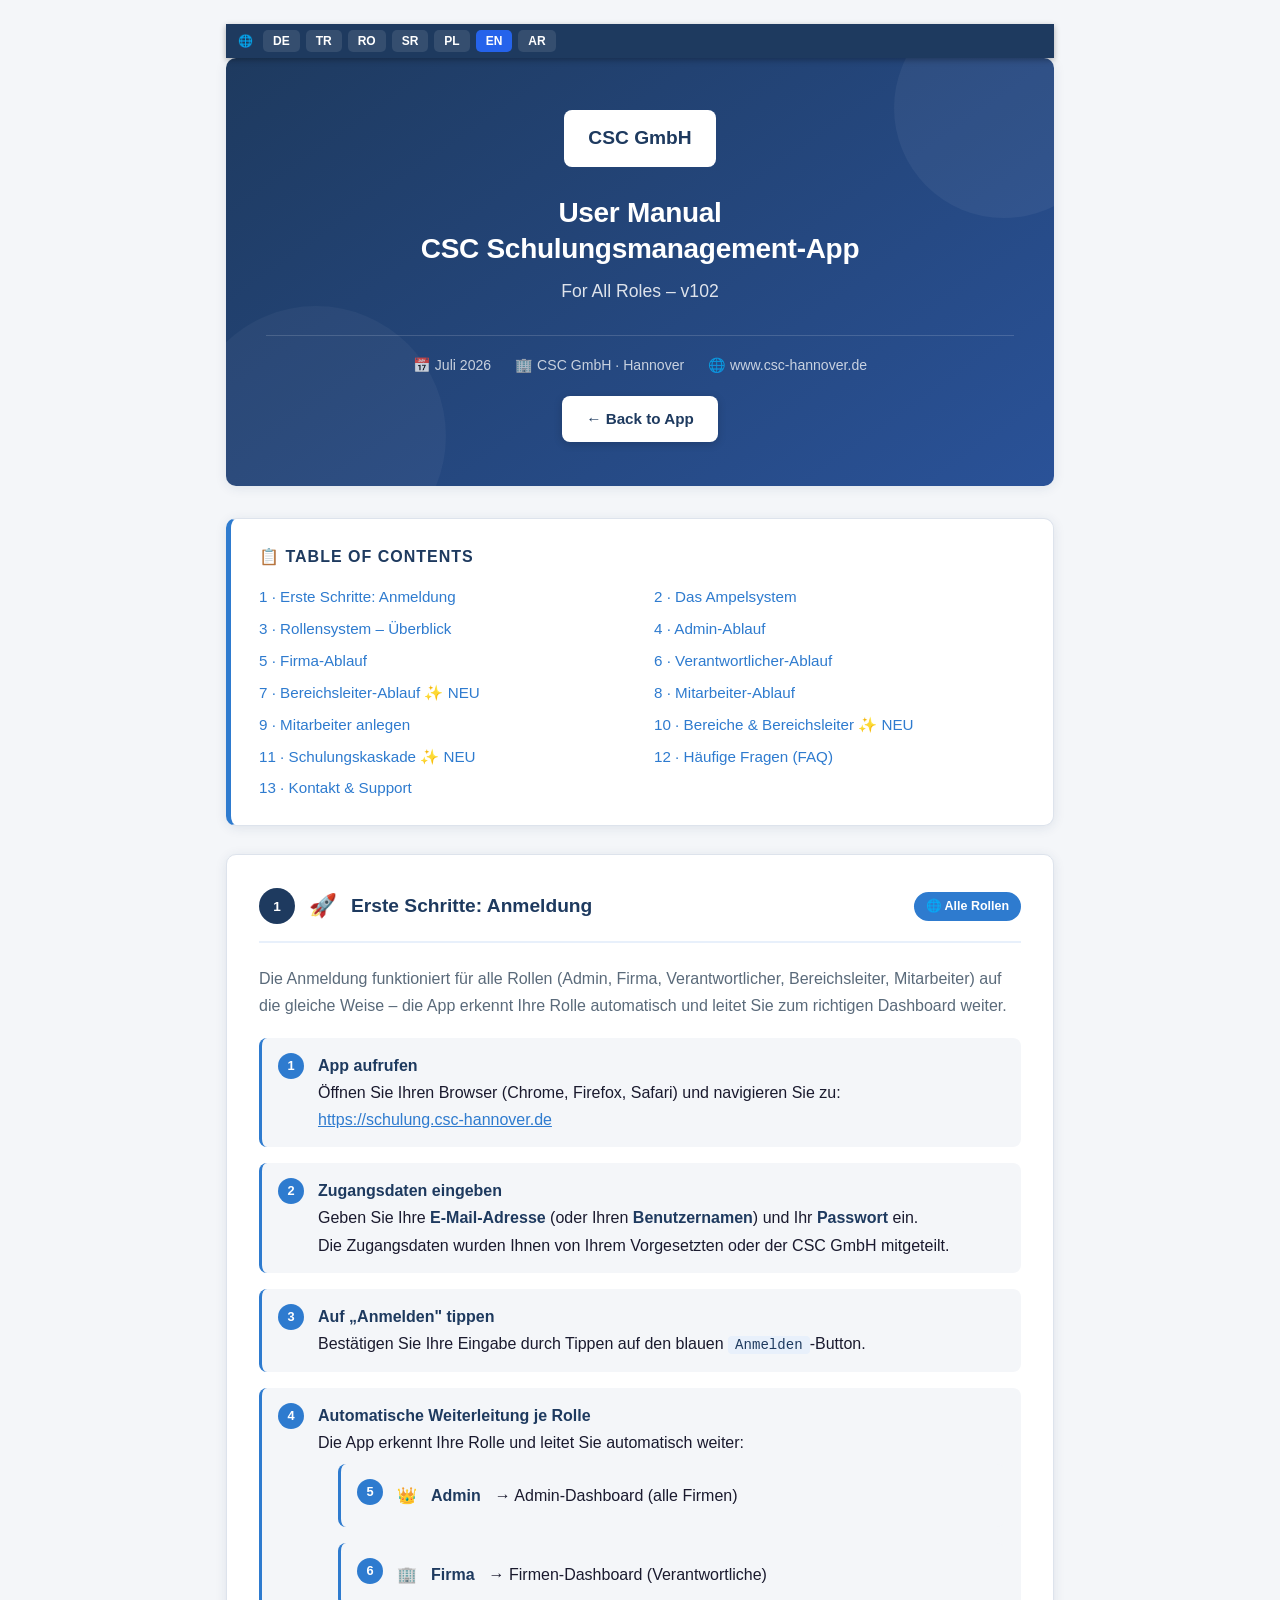
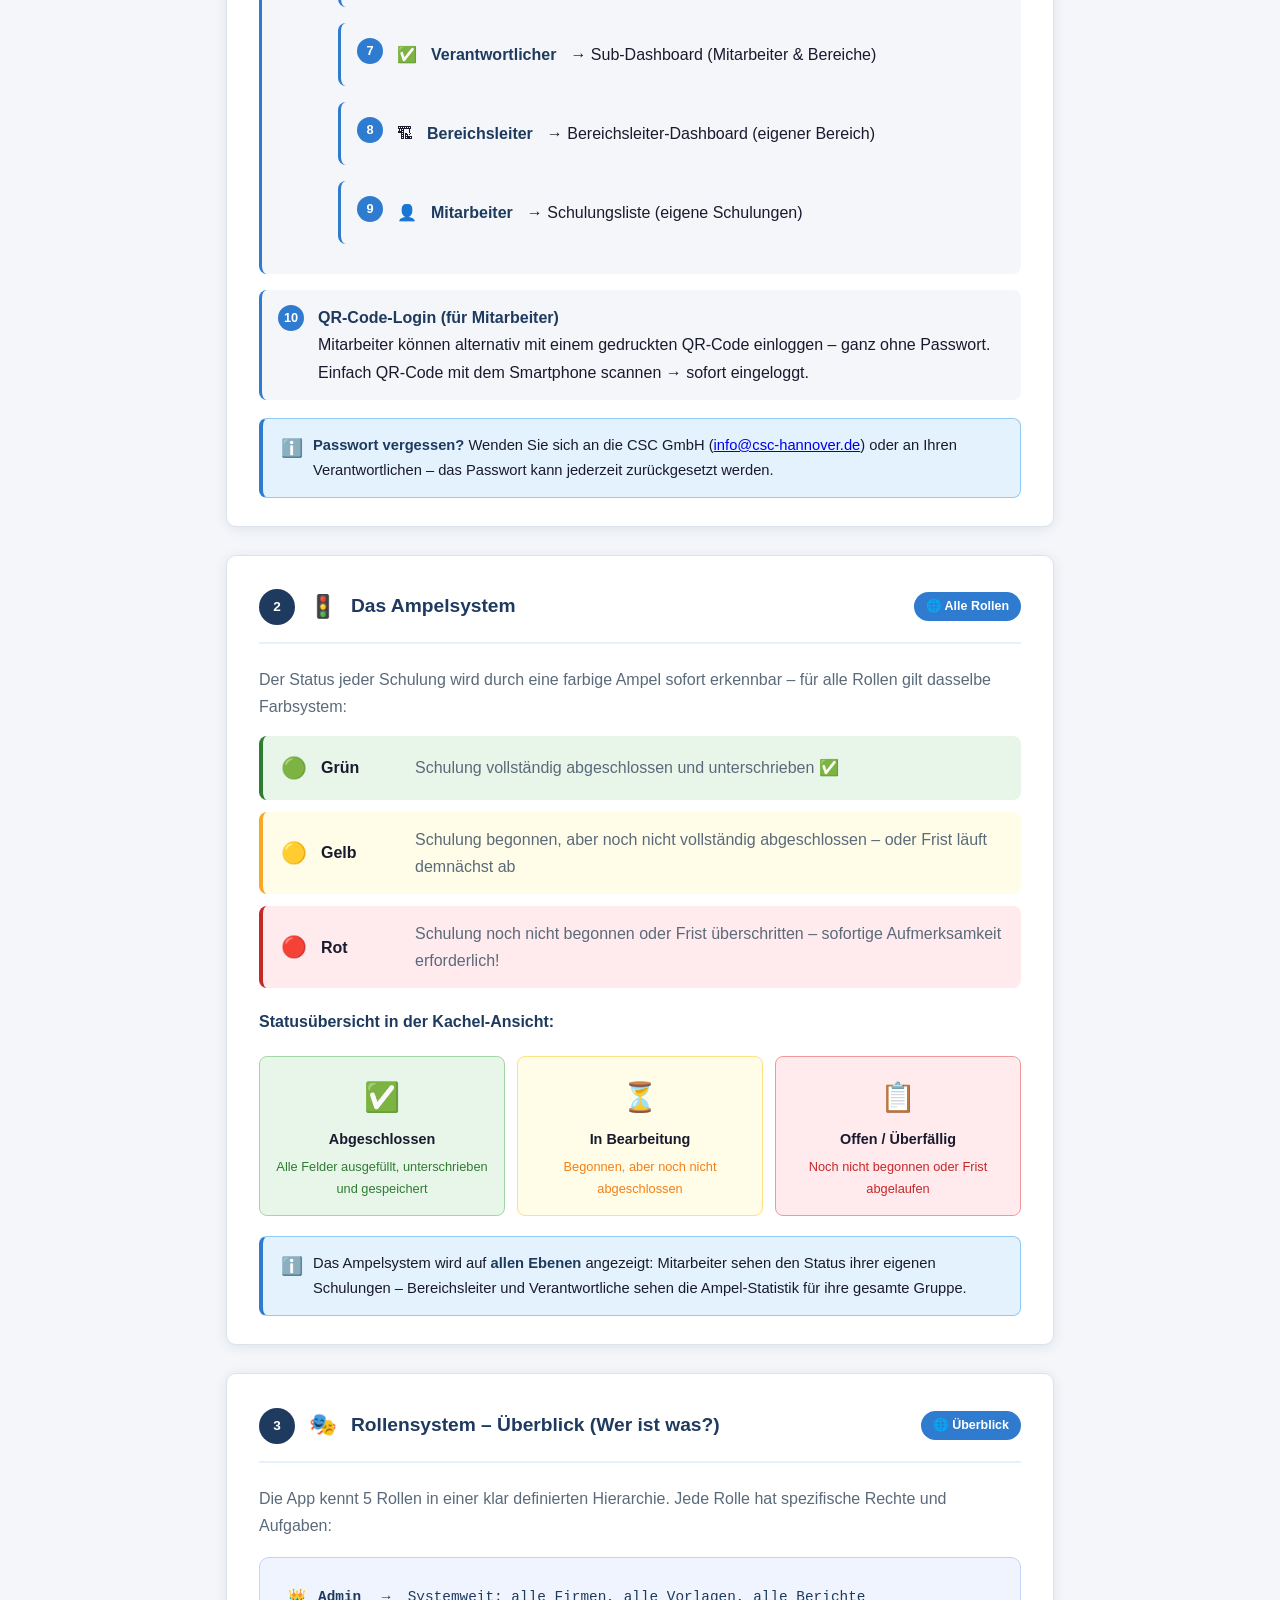
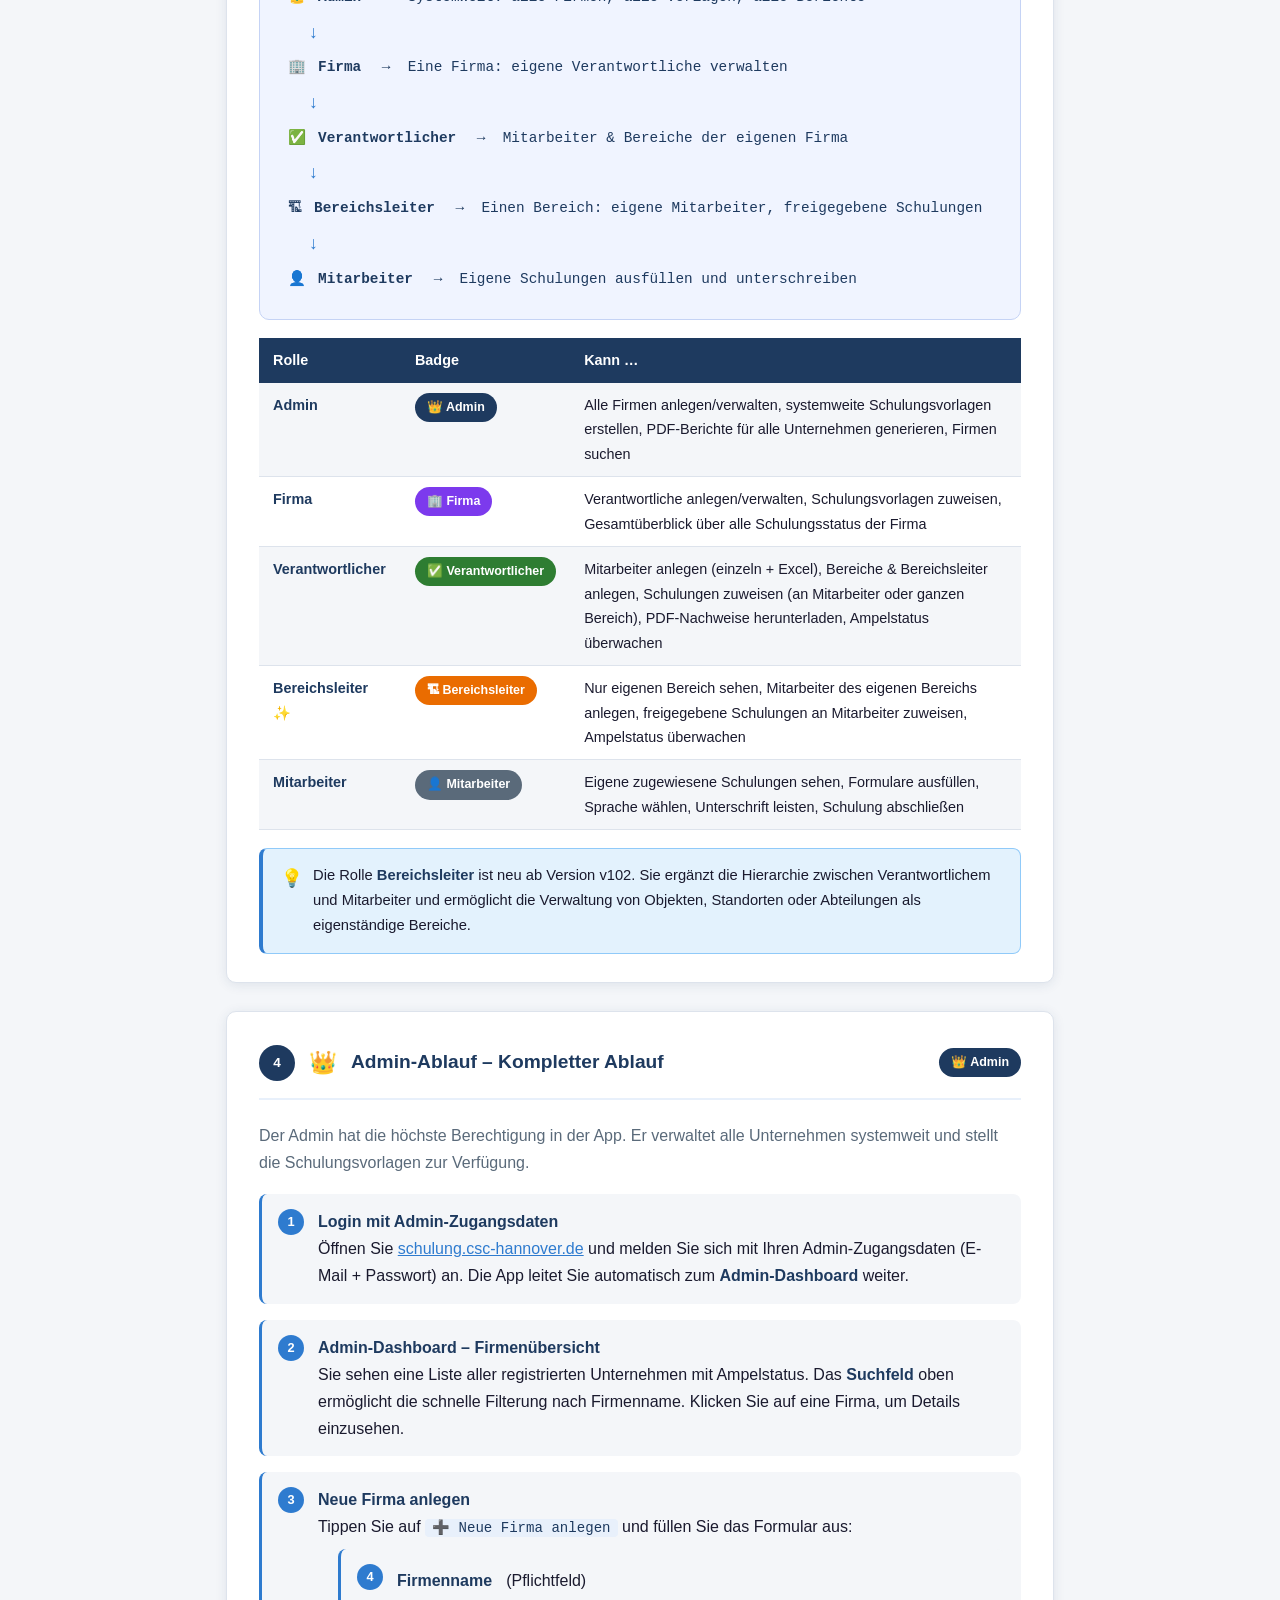
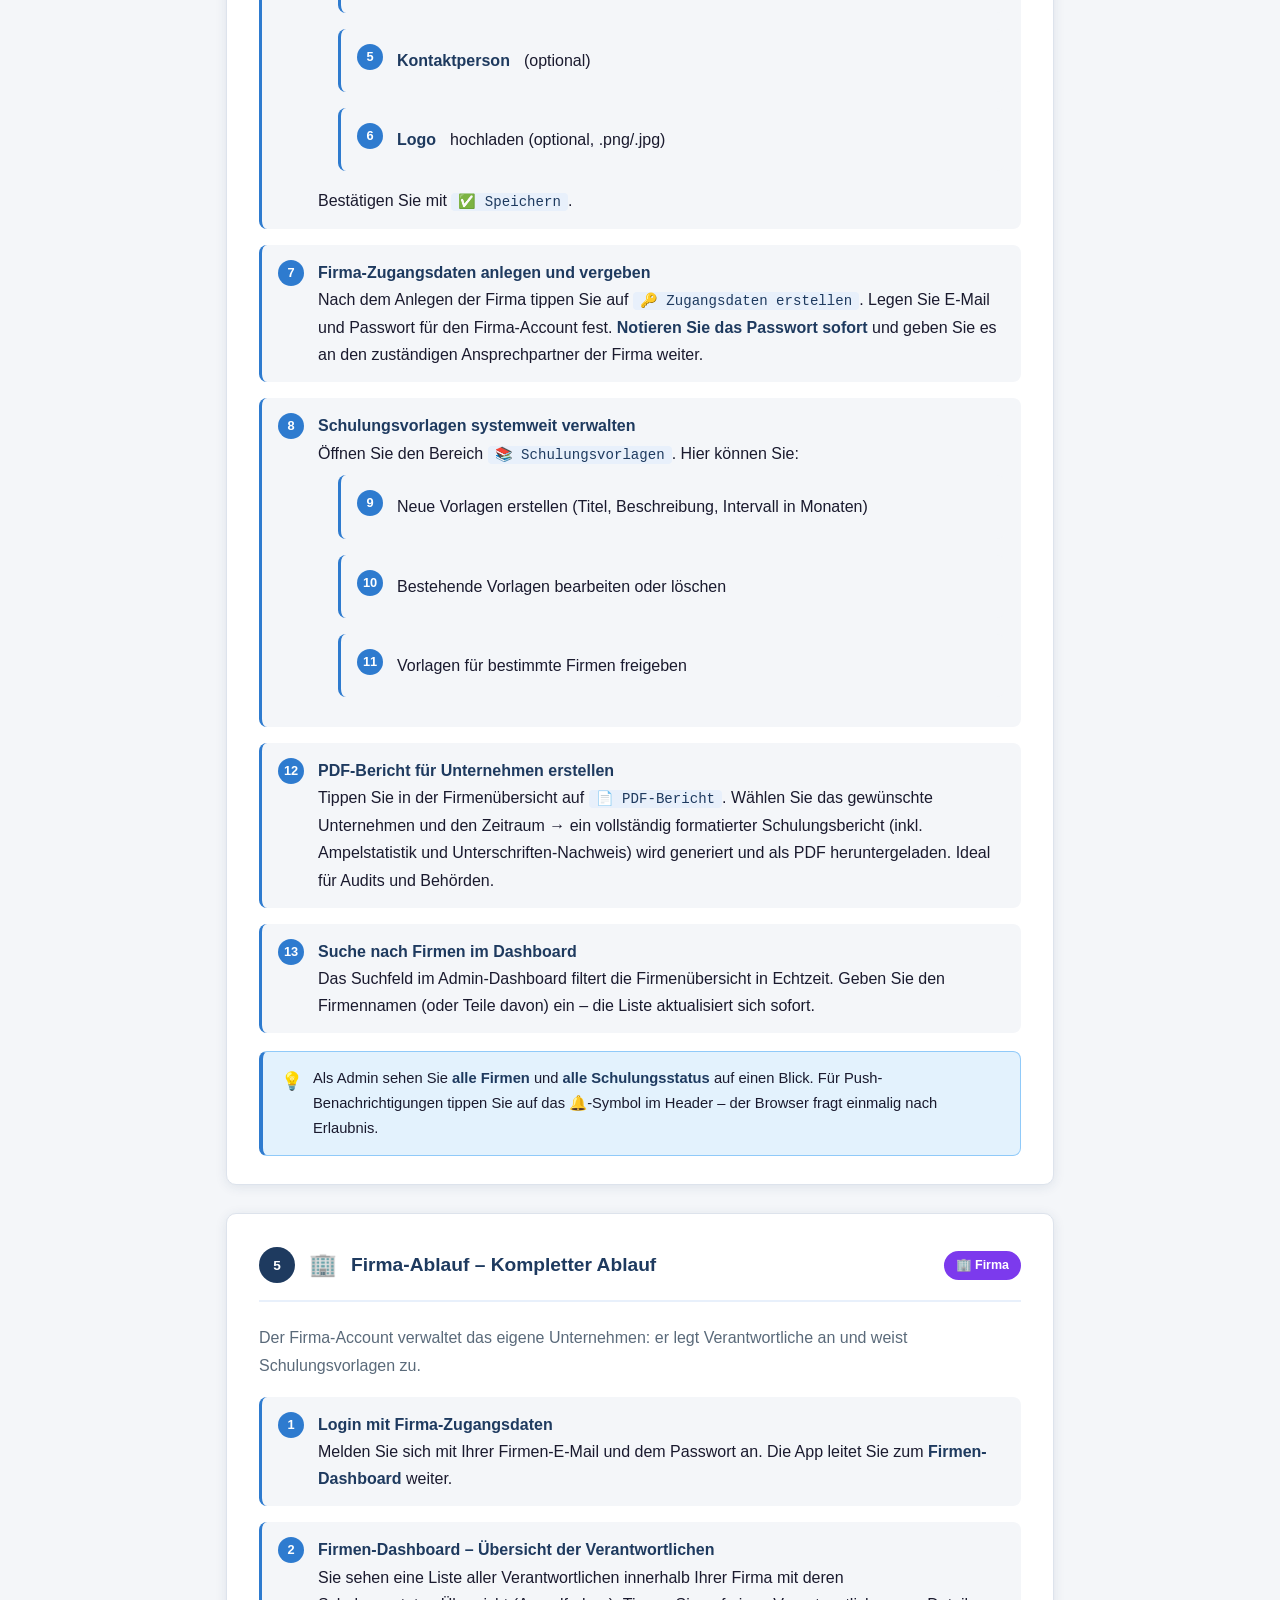
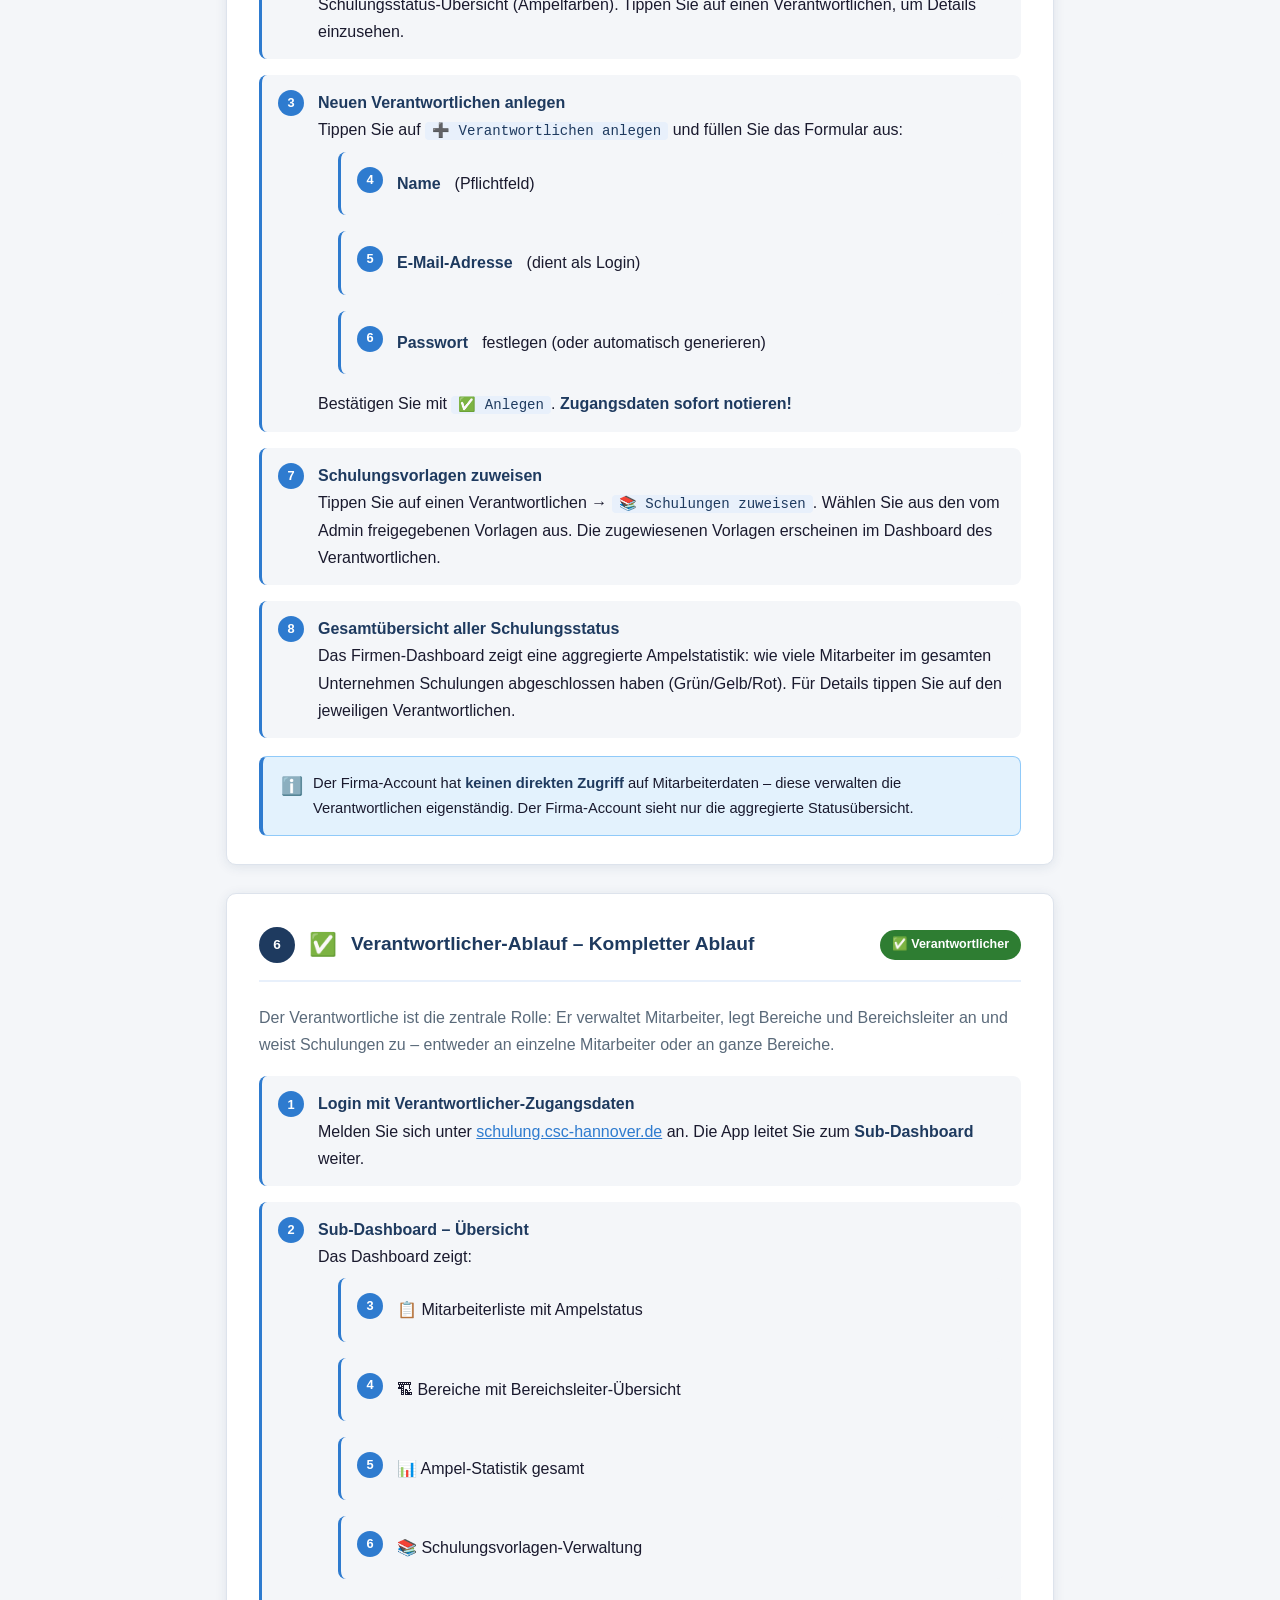
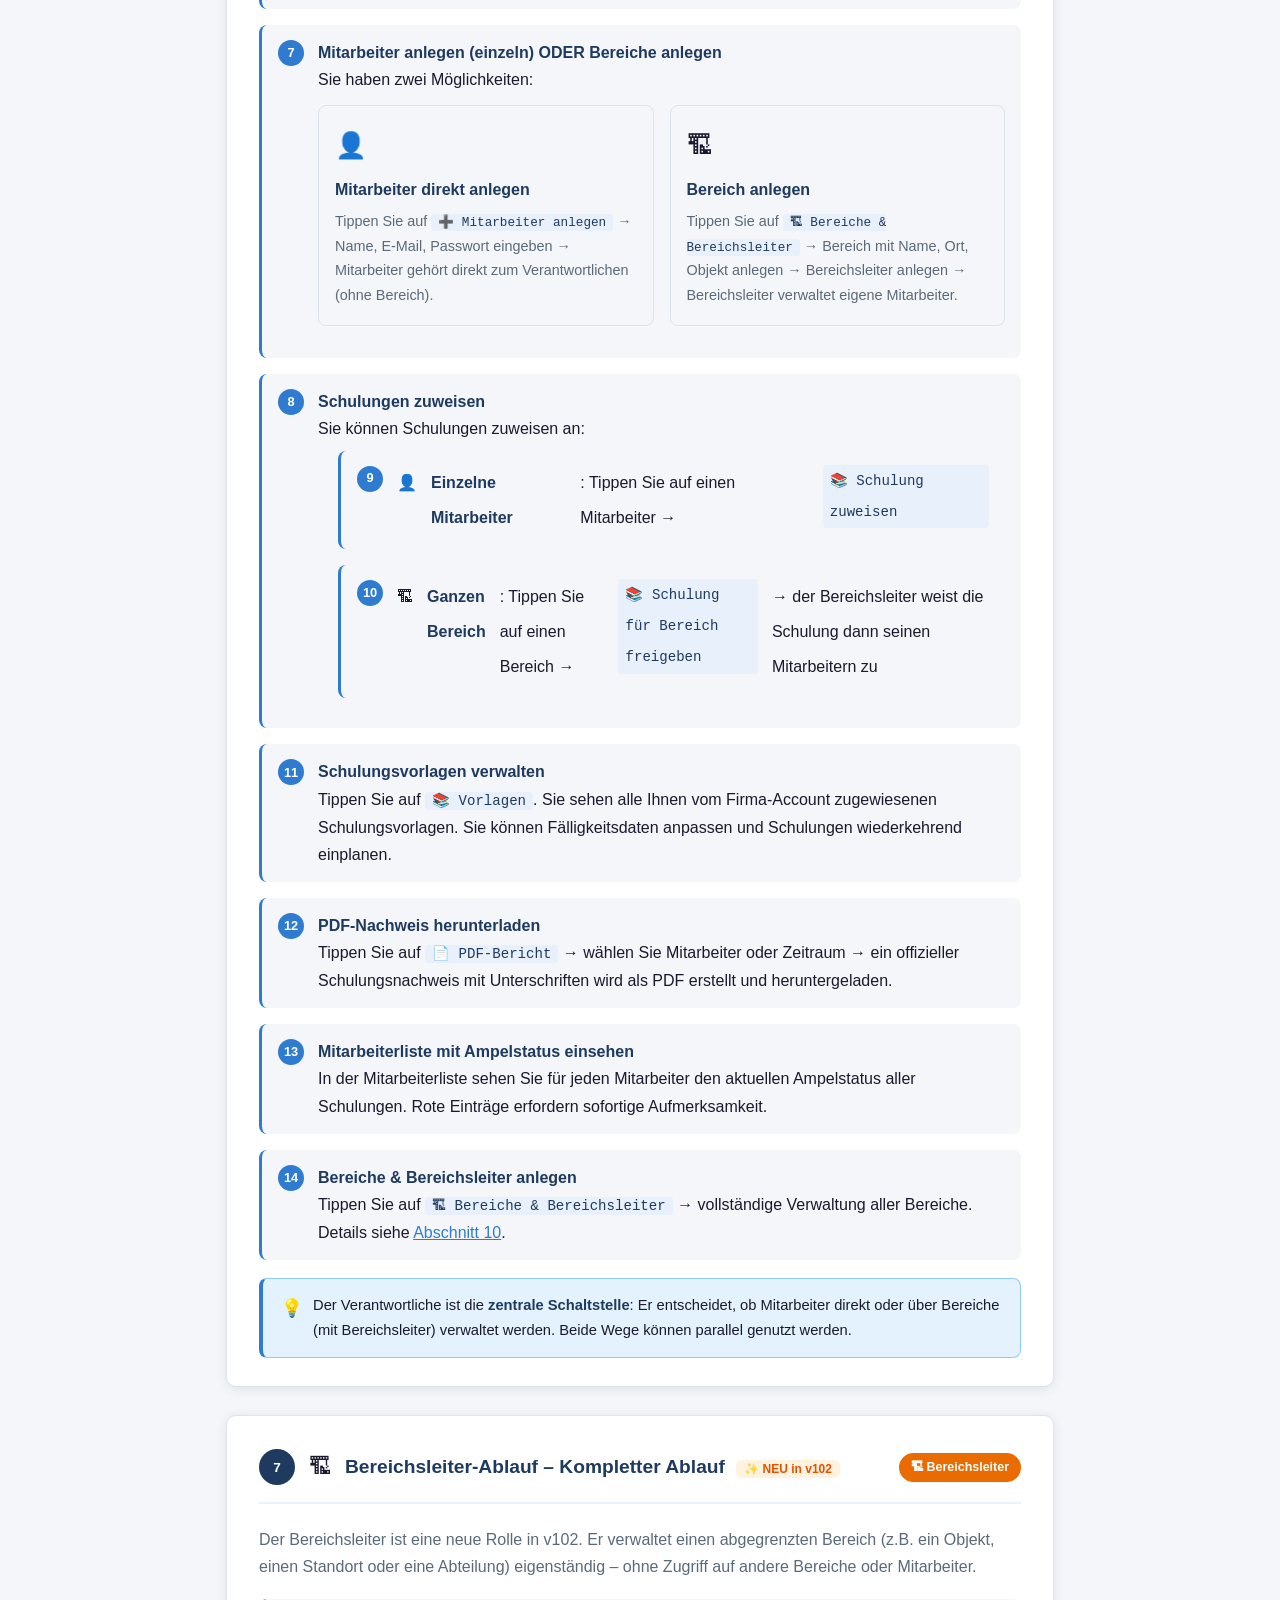
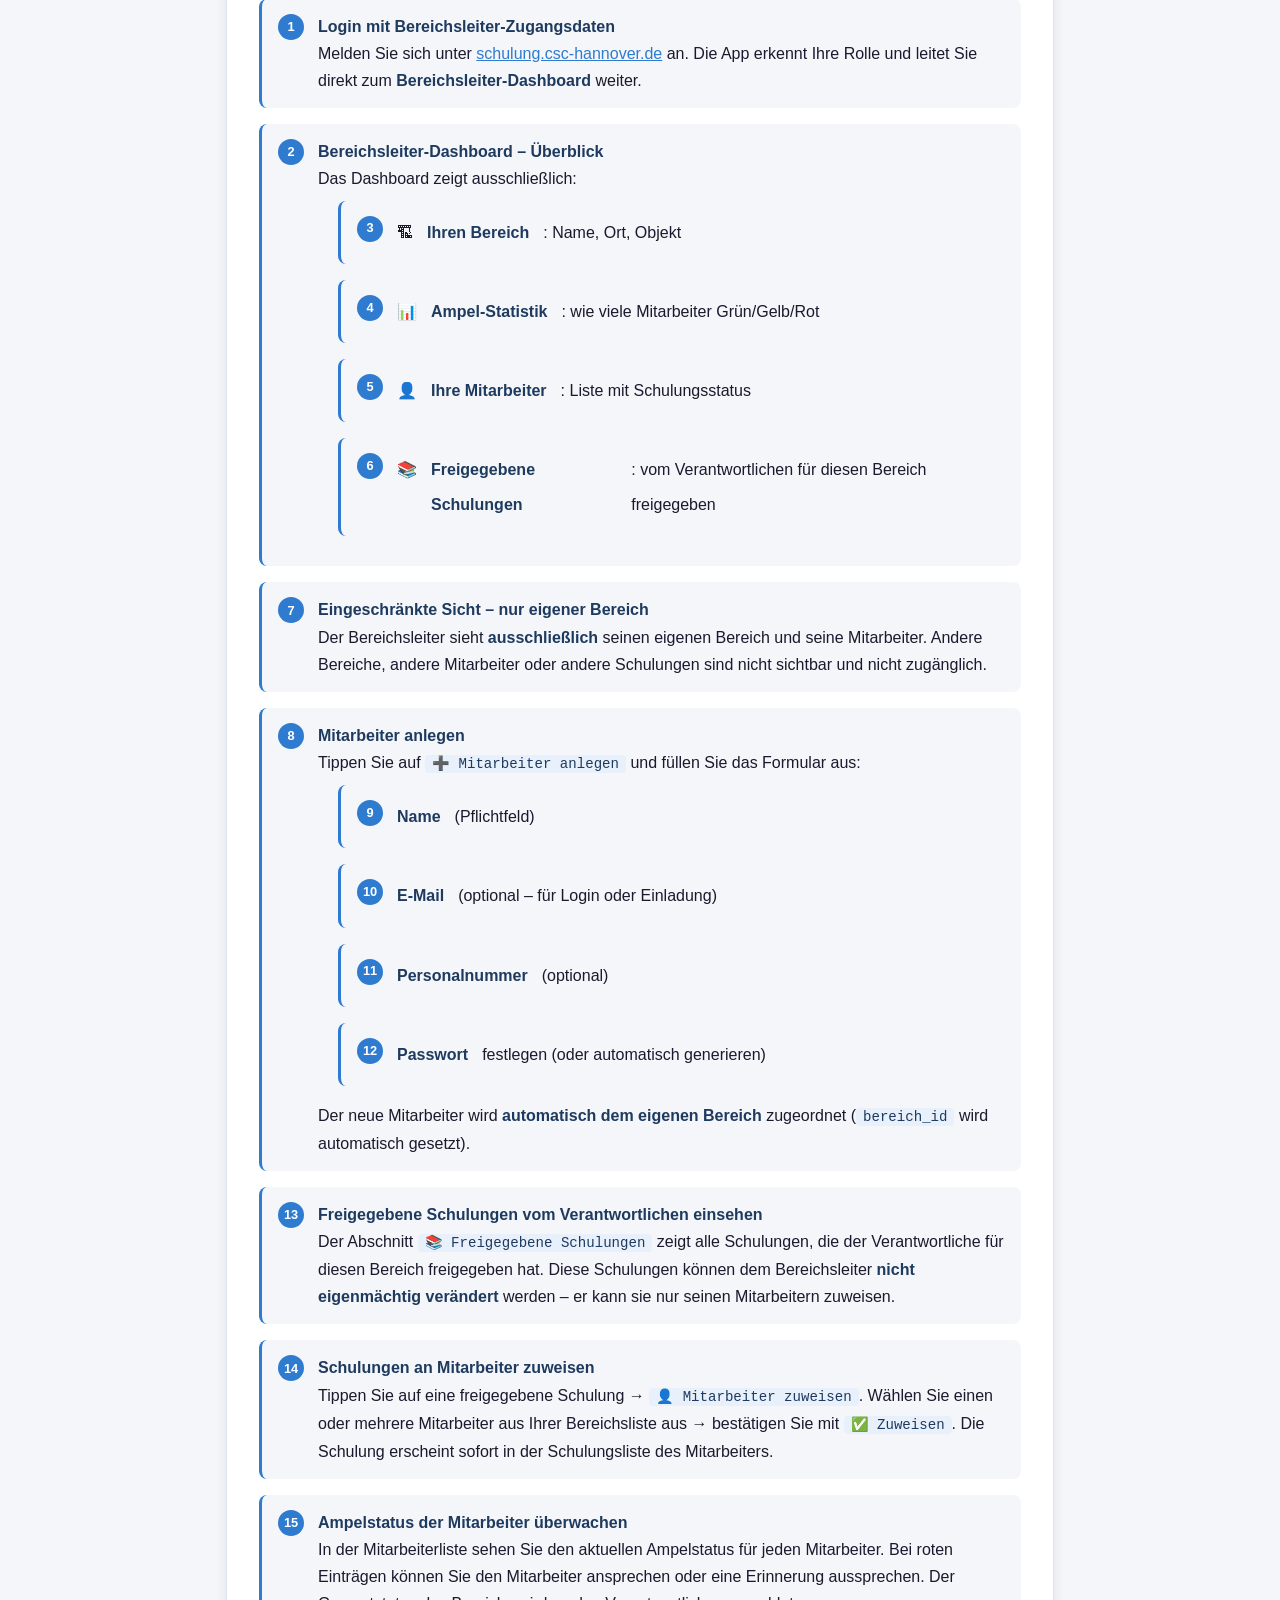
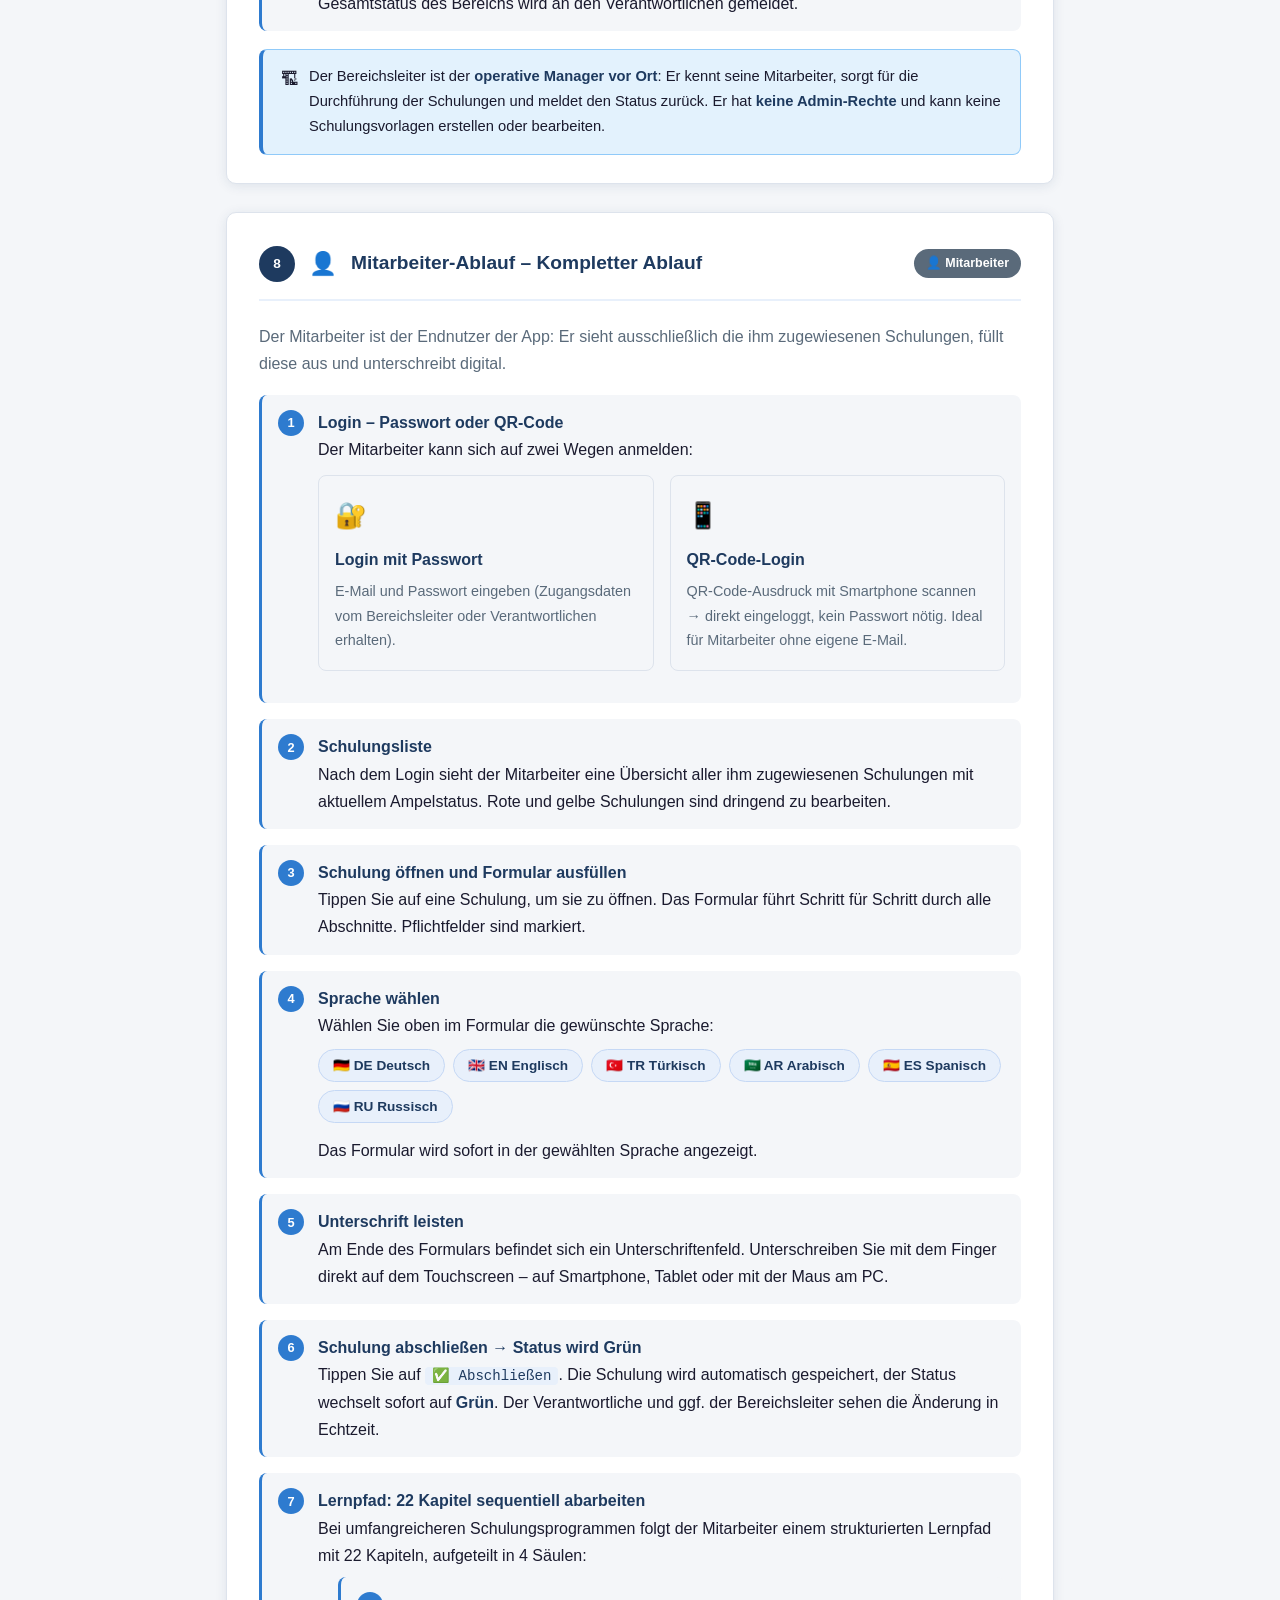
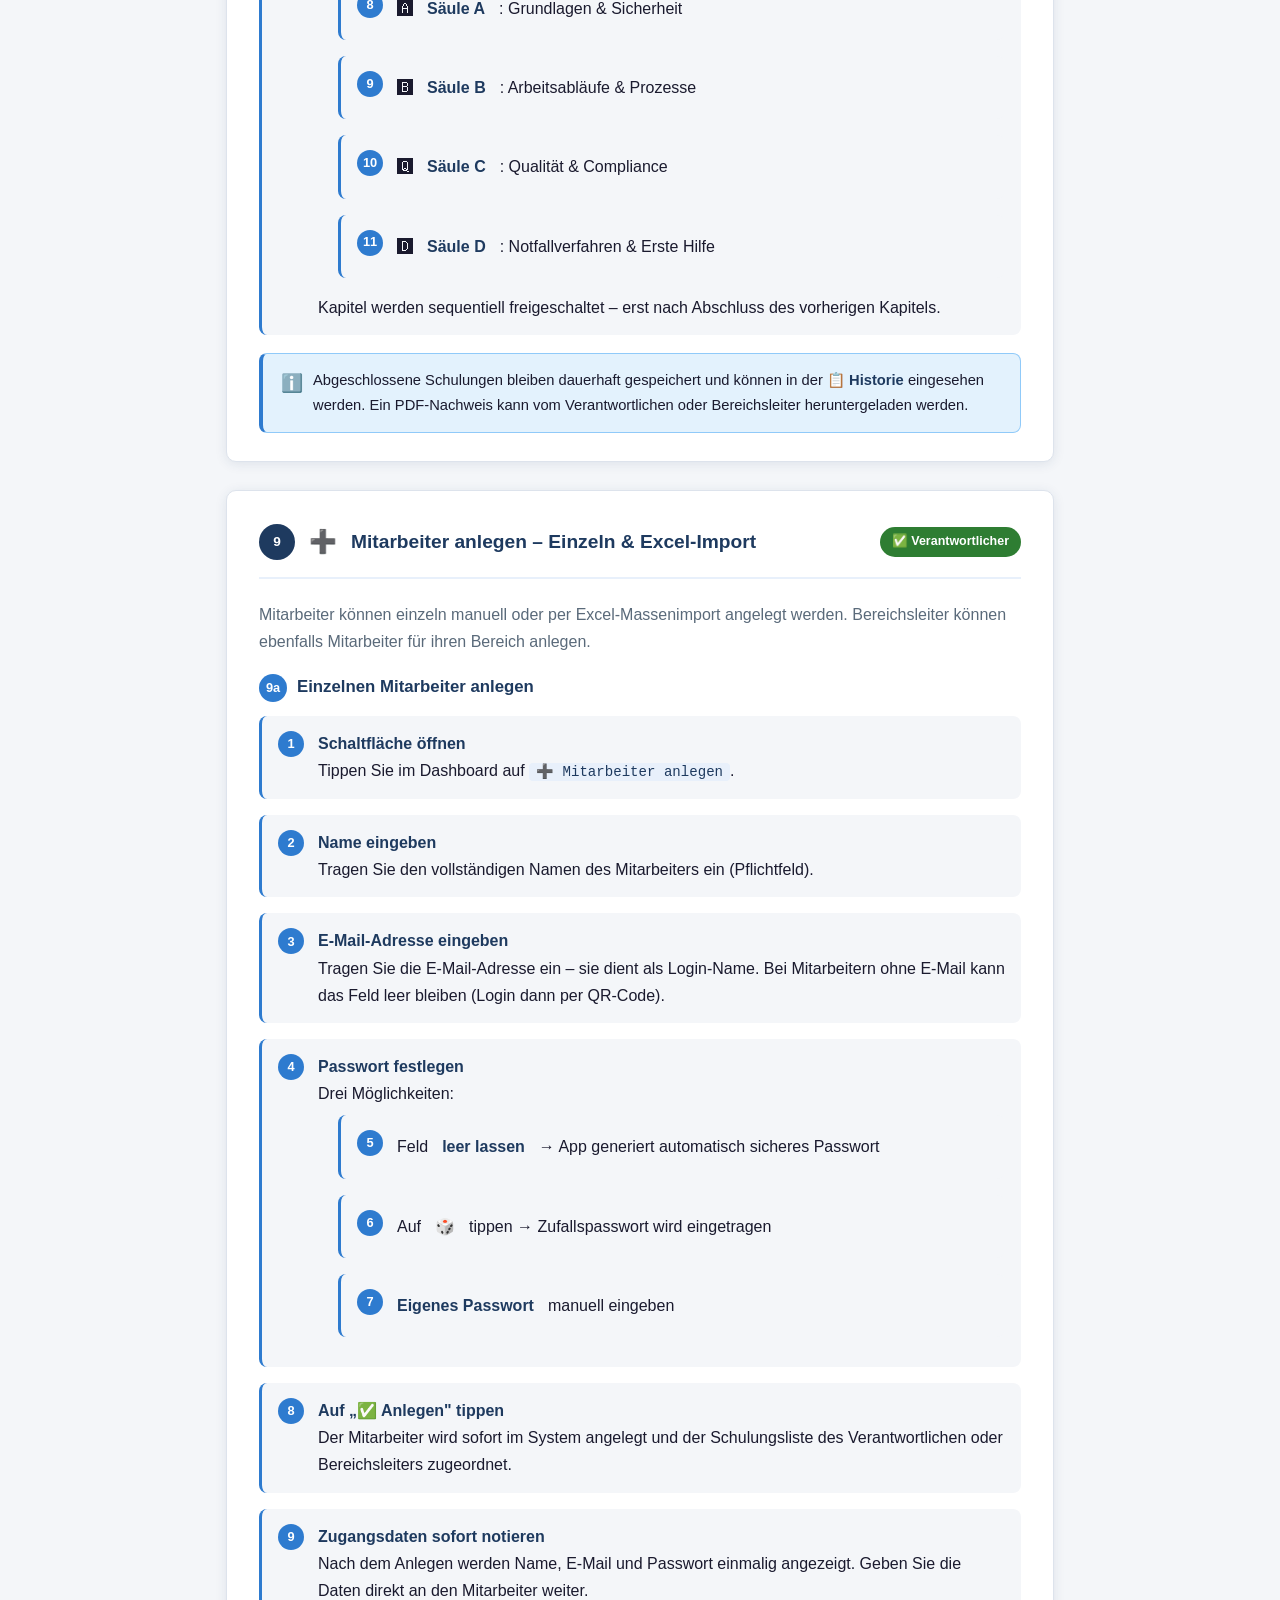
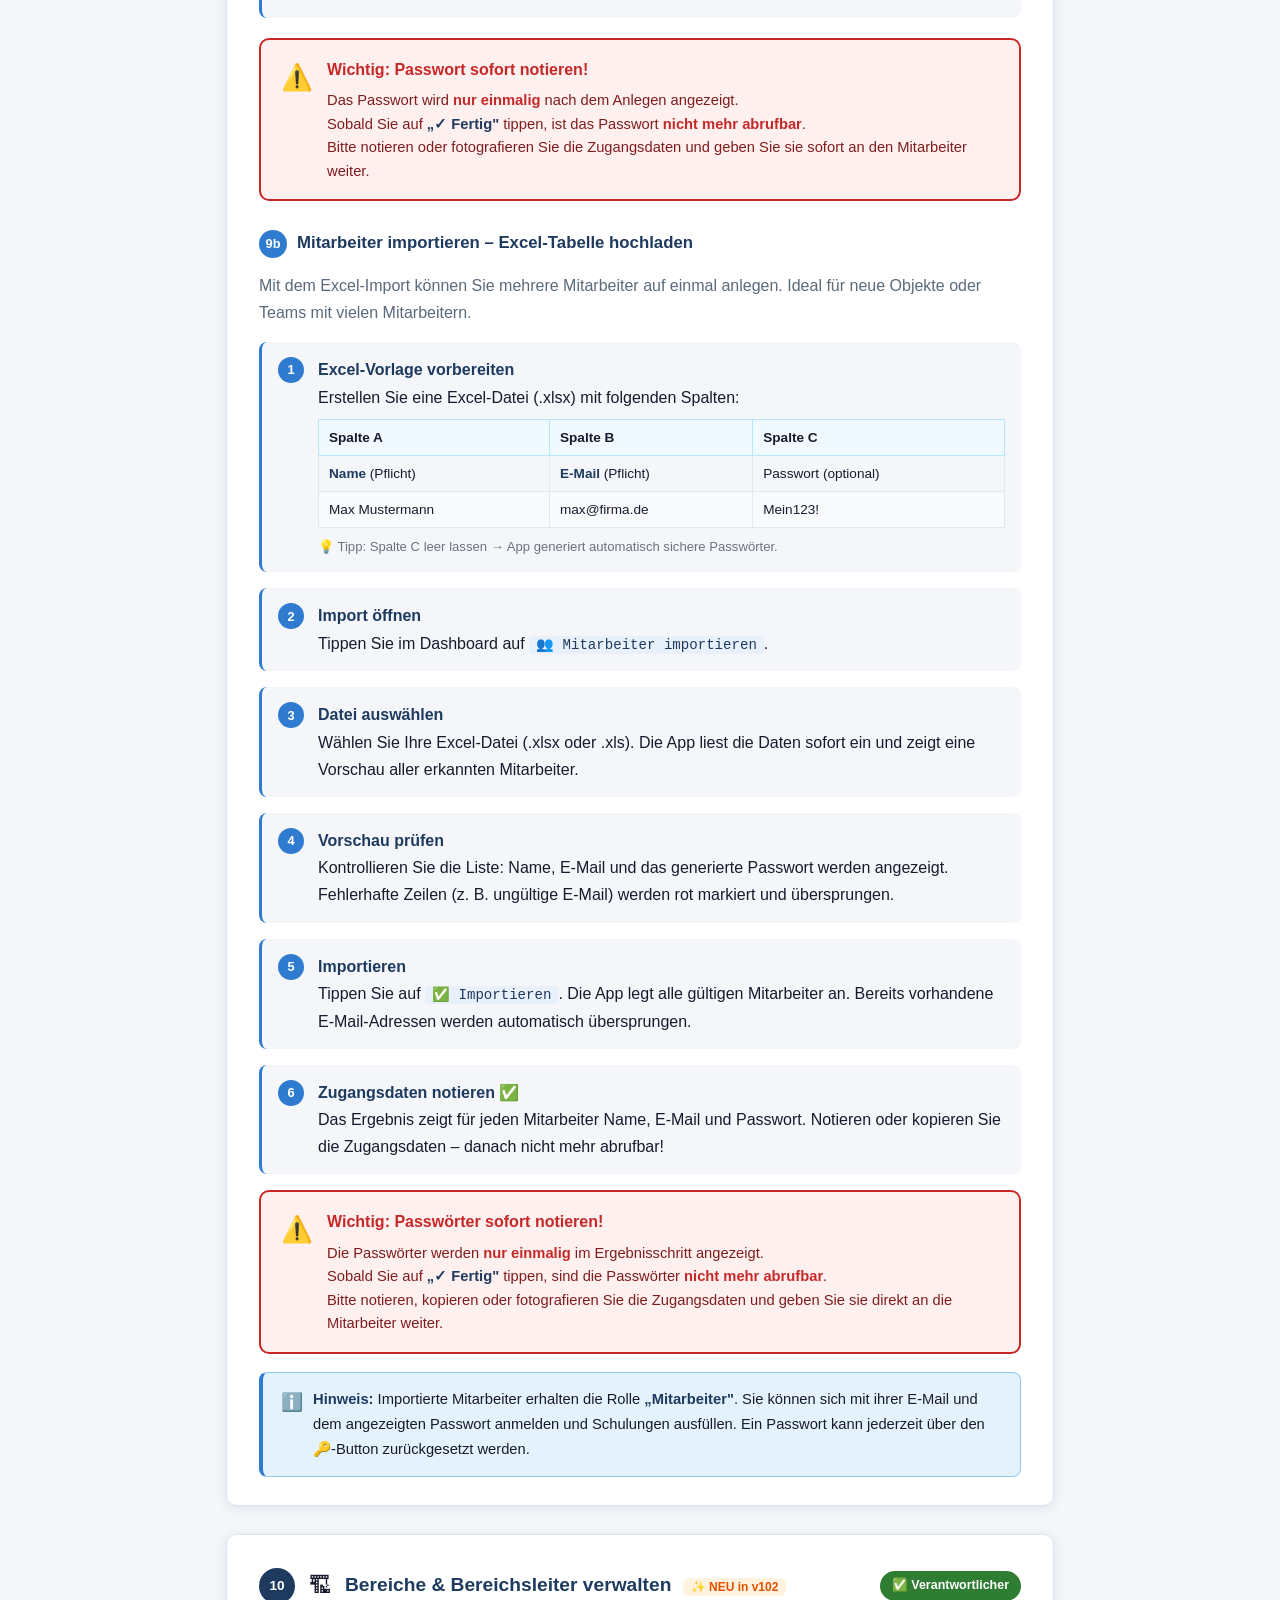
<file: anleitung.html>
<!DOCTYPE html>
<html lang="de">
<head>
  <meta charset="UTF-8">
  <meta name="viewport" content="width=device-width, initial-scale=1.0">
  <title>Bedienungsanleitung – CSC Schulungsmanagement-App v102</title>
  <style>
    /* ===== RESET & BASE ===== */
    *, *::before, *::after { box-sizing: border-box; margin: 0; padding: 0; }

    :root {
      --blue-dark:   #1e3a5f;
      --blue-mid:    #2a5298;
      --blue-light:  #e8f0fb;
      --accent:      #2e7bcf;
      --green:       #2e7d32;
      --green-bg:    #e8f5e9;
      --yellow:      #f9a825;
      --yellow-bg:   #fffde7;
      --red:         #c62828;
      --red-bg:      #ffebee;
      --gray-bg:     #f4f6f9;
      --gray-border: #dde3ec;
      --text:        #1a1a2e;
      --text-light:  #5a6a7a;
      --white:       #ffffff;
      --shadow:      0 2px 12px rgba(30,58,95,0.10);
      --radius:      10px;
    }

    body {
      font-family: -apple-system, BlinkMacSystemFont, "Segoe UI", Roboto, Helvetica, Arial, sans-serif;
      background: var(--gray-bg);
      color: var(--text);
      line-height: 1.7;
      font-size: 16px;
    }

    /* ===== LAYOUT ===== */
    .page-wrapper {
      max-width: 860px;
      margin: 0 auto;
      padding: 24px 16px 60px;
    }

    /* ===== COVER ===== */
    .cover {
      background: linear-gradient(145deg, var(--blue-dark) 0%, var(--blue-mid) 100%);
      color: var(--white);
      border-radius: var(--radius);
      padding: 52px 40px 44px;
      text-align: center;
      margin-bottom: 32px;
      box-shadow: var(--shadow);
      position: relative;
      overflow: hidden;
    }
    .cover::before {
      content: "";
      position: absolute;
      top: -60px; right: -60px;
      width: 220px; height: 220px;
      background: rgba(255,255,255,0.05);
      border-radius: 50%;
    }
    .cover::after {
      content: "";
      position: absolute;
      bottom: -80px; left: -40px;
      width: 260px; height: 260px;
      background: rgba(255,255,255,0.04);
      border-radius: 50%;
    }
    .cover-logo {
      background: var(--white);
      border-radius: 8px;
      display: inline-block;
      padding: 12px 24px;
      margin-bottom: 28px;
    }
    .cover-logo img {
      height: 52px;
      width: auto;
      display: block;
    }
    .cover h1 {
      font-size: 1.75rem;
      font-weight: 700;
      letter-spacing: -0.3px;
      margin-bottom: 10px;
      line-height: 1.3;
    }
    .cover .subtitle {
      font-size: 1.1rem;
      opacity: 0.85;
      margin-bottom: 28px;
    }
    .cover-meta {
      display: flex;
      justify-content: center;
      gap: 24px;
      flex-wrap: wrap;
      font-size: 0.88rem;
      opacity: 0.75;
      border-top: 1px solid rgba(255,255,255,0.2);
      padding-top: 18px;
      margin-top: 4px;
    }
    .cover-meta a {
      color: var(--white);
      text-decoration: none;
    }

    /* ===== TABLE OF CONTENTS ===== */
    .toc-card {
      background: var(--white);
      border: 1px solid var(--gray-border);
      border-left: 5px solid var(--accent);
      border-radius: var(--radius);
      padding: 24px 28px;
      margin-bottom: 28px;
      box-shadow: var(--shadow);
    }
    .toc-card h2 {
      font-size: 1rem;
      text-transform: uppercase;
      letter-spacing: 1px;
      color: var(--blue-dark);
      margin-bottom: 14px;
    }
    .toc-list {
      list-style: none;
      display: grid;
      grid-template-columns: 1fr 1fr;
      gap: 6px 24px;
    }
    .toc-list li a {
      color: var(--accent);
      text-decoration: none;
      font-size: 0.95rem;
      display: flex;
      align-items: center;
      gap: 6px;
    }
    .toc-list li a:hover { text-decoration: underline; }
    @media (max-width: 540px) {
      .toc-list { grid-template-columns: 1fr; }
    }

    /* ===== SECTION CARDS ===== */
    .section-card {
      background: var(--white);
      border: 1px solid var(--gray-border);
      border-radius: var(--radius);
      padding: 32px 32px 28px;
      margin-bottom: 28px;
      box-shadow: var(--shadow);
    }
    @media (max-width: 600px) {
      .section-card { padding: 22px 18px 20px; }
    }

    .section-header {
      display: flex;
      align-items: center;
      gap: 14px;
      margin-bottom: 22px;
      padding-bottom: 16px;
      border-bottom: 2px solid var(--blue-light);
      position: relative;
    }
    .section-number {
      background: var(--blue-dark);
      color: var(--white);
      font-size: 0.85rem;
      font-weight: 700;
      min-width: 36px;
      height: 36px;
      border-radius: 50%;
      display: flex;
      align-items: center;
      justify-content: center;
      flex-shrink: 0;
    }
    .section-header h2 {
      font-size: 1.2rem;
      font-weight: 700;
      color: var(--blue-dark);
      line-height: 1.3;
      flex: 1;
    }
    .section-icon {
      font-size: 1.4rem;
      flex-shrink: 0;
    }

    /* ===== ROLE BADGE ===== */
    .role-badge {
      display: inline-flex;
      align-items: center;
      gap: 5px;
      border-radius: 20px;
      padding: 4px 12px;
      font-size: 0.78rem;
      font-weight: 700;
      flex-shrink: 0;
      white-space: nowrap;
    }
    .role-badge-admin    { background: #1e3a5f; color: #fff; }
    .role-badge-firma    { background: #7c3aed; color: #fff; }
    .role-badge-verantw  { background: #2e7d32; color: #fff; }
    .role-badge-bereich  { background: #ea6c00; color: #fff; }
    .role-badge-mitarb   { background: #5a6a7a; color: #fff; }
    .role-badge-alle     { background: #2e7bcf; color: #fff; }

    /* ===== STEP LIST ===== */
    .step-list {
      list-style: none;
      counter-reset: steps;
    }
    .step-list li {
      counter-increment: steps;
      display: flex;
      align-items: flex-start;
      gap: 14px;
      margin-bottom: 16px;
      padding: 14px 16px;
      background: var(--gray-bg);
      border-radius: 8px;
      border-left: 3px solid var(--accent);
    }
    .step-list li::before {
      content: counter(steps);
      background: var(--accent);
      color: var(--white);
      font-size: 0.8rem;
      font-weight: 700;
      min-width: 26px;
      height: 26px;
      border-radius: 50%;
      display: flex;
      align-items: center;
      justify-content: center;
      flex-shrink: 0;
      margin-top: 1px;
    }
    .step-list li .step-content {
      flex: 1;
    }
    .step-list li a {
      color: var(--accent);
      word-break: break-all;
    }

    /* ===== TRAFFIC LIGHT ===== */
    .traffic-light {
      display: flex;
      flex-direction: column;
      gap: 12px;
      margin-bottom: 20px;
    }
    .tl-item {
      display: flex;
      align-items: center;
      gap: 14px;
      padding: 14px 18px;
      border-radius: 8px;
      font-weight: 500;
    }
    .tl-green  { background: var(--green-bg);  border-left: 4px solid var(--green); }
    .tl-yellow { background: var(--yellow-bg); border-left: 4px solid var(--yellow); }
    .tl-red    { background: var(--red-bg);    border-left: 4px solid var(--red); }
    .tl-dot { font-size: 1.3rem; }
    .tl-label { font-weight: 700; min-width: 80px; }
    .tl-desc  { color: var(--text-light); font-weight: 400; }

    .tiles-grid {
      display: grid;
      grid-template-columns: repeat(3, 1fr);
      gap: 12px;
      margin-top: 20px;
    }
    @media (max-width: 500px) {
      .tiles-grid { grid-template-columns: 1fr; }
    }
    .tile-box {
      border-radius: 8px;
      padding: 16px 14px;
      text-align: center;
    }
    .tile-box .tile-icon { font-size: 1.8rem; display: block; margin-bottom: 6px; }
    .tile-box .tile-name { font-weight: 700; font-size: 0.9rem; }
    .tile-box .tile-hint { font-size: 0.8rem; margin-top: 4px; }
    .tile-green  { background: var(--green-bg);  border: 1px solid #a5d6a7; }
    .tile-yellow { background: var(--yellow-bg); border: 1px solid #ffe082; }
    .tile-red    { background: var(--red-bg);    border: 1px solid #ef9a9a; }

    /* ===== LANG BADGES ===== */
    .lang-badges {
      display: flex;
      flex-wrap: wrap;
      gap: 8px;
      margin: 14px 0;
    }
    .badge {
      display: inline-flex;
      align-items: center;
      gap: 5px;
      background: var(--blue-light);
      color: var(--blue-dark);
      border: 1px solid #c5d8f5;
      border-radius: 20px;
      padding: 4px 14px;
      font-size: 0.85rem;
      font-weight: 600;
    }

    /* ===== INVITE BOX ===== */
    .invite-options {
      display: grid;
      grid-template-columns: 1fr 1fr;
      gap: 16px;
      margin: 18px 0;
    }
    @media (max-width: 540px) {
      .invite-options { grid-template-columns: 1fr; }
    }
    .invite-option {
      background: var(--gray-bg);
      border: 1px solid var(--gray-border);
      border-radius: 8px;
      padding: 18px 16px;
    }
    .invite-option .opt-icon { font-size: 1.6rem; margin-bottom: 8px; display: block; }
    .invite-option .opt-title { font-weight: 700; color: var(--blue-dark); margin-bottom: 6px; }
    .invite-option p { font-size: 0.9rem; color: var(--text-light); }

    .info-box {
      background: #e3f2fd;
      border: 1px solid #90caf9;
      border-left: 4px solid var(--accent);
      border-radius: 8px;
      padding: 14px 18px;
      margin-top: 18px;
      font-size: 0.92rem;
      display: flex;
      align-items: flex-start;
      gap: 10px;
    }
    .info-box .info-icon { font-size: 1.1rem; flex-shrink: 0; margin-top: 1px; }

    /* ===== ROLE TABLE ===== */
    .role-table {
      width: 100%;
      border-collapse: collapse;
      margin: 18px 0;
      font-size: 0.9rem;
    }
    .role-table th {
      background: var(--blue-dark);
      color: var(--white);
      padding: 10px 14px;
      text-align: left;
      font-weight: 700;
    }
    .role-table td {
      padding: 10px 14px;
      border-bottom: 1px solid var(--gray-border);
      vertical-align: top;
    }
    .role-table tr:nth-child(even) td { background: var(--gray-bg); }
    .role-table tr:hover td { background: var(--blue-light); }

    /* ===== CASCADE DIAGRAM ===== */
    .cascade-diagram {
      background: #f0f4ff;
      border: 1px solid #c5d3f5;
      border-radius: 10px;
      padding: 24px 28px;
      margin: 18px 0;
      font-family: "Courier New", monospace;
      font-size: 0.9rem;
      line-height: 2.2;
      color: var(--blue-dark);
    }
    .cascade-diagram .cd-step {
      display: flex;
      align-items: center;
      gap: 12px;
    }
    .cascade-diagram .cd-arrow {
      display: flex;
      align-items: center;
      padding-left: 20px;
      color: var(--accent);
      font-size: 1.1rem;
    }

    /* ===== FAQ ===== */
    .faq-list {
      display: flex;
      flex-direction: column;
      gap: 14px;
    }
    .faq-item {
      border: 1px solid var(--gray-border);
      border-radius: 8px;
      overflow: hidden;
    }
    .faq-q {
      background: var(--blue-light);
      padding: 14px 18px;
      font-weight: 600;
      color: var(--blue-dark);
      display: flex;
      align-items: flex-start;
      gap: 10px;
    }
    .faq-q .q-icon { flex-shrink: 0; margin-top: 1px; }
    .faq-a {
      padding: 14px 18px;
      background: var(--white);
      color: var(--text);
      font-size: 0.95rem;
      border-top: 1px solid var(--gray-border);
      display: flex;
      gap: 10px;
      align-items: flex-start;
    }
    .faq-a .a-icon { flex-shrink: 0; color: var(--green); font-weight: 700; }
    .faq-a a { color: var(--accent); }

    /* ===== CONTACT ===== */
    .contact-card {
      background: linear-gradient(135deg, var(--blue-dark) 0%, #2a5298 100%);
      color: var(--white);
      border-radius: var(--radius);
      padding: 32px;
      margin-bottom: 28px;
      box-shadow: var(--shadow);
    }
    .contact-card .section-header {
      border-bottom-color: rgba(255,255,255,0.2);
    }
    .contact-card .section-header h2 {
      color: var(--white);
    }
    .contact-card .section-number {
      background: rgba(255,255,255,0.2);
    }
    .contact-grid {
      display: grid;
      grid-template-columns: 1fr 1fr;
      gap: 16px;
      margin-top: 4px;
    }
    @media (max-width: 500px) {
      .contact-grid { grid-template-columns: 1fr; }
    }
    .contact-item {
      background: rgba(255,255,255,0.1);
      border-radius: 8px;
      padding: 18px 16px;
      display: flex;
      align-items: flex-start;
      gap: 14px;
    }
    .contact-item .ci-icon { font-size: 1.4rem; flex-shrink: 0; }
    .contact-item .ci-label { font-size: 0.8rem; opacity: 0.75; text-transform: uppercase; letter-spacing: 0.5px; margin-bottom: 4px; }
    .contact-item .ci-val { font-weight: 600; }
    .contact-item a { color: var(--white); }

    /* ===== PRINT BUTTON ===== */
    .print-bar {
      text-align: center;
      padding: 16px 0 8px;
    }
    .btn-print {
      background: var(--blue-dark);
      color: var(--white);
      border: none;
      border-radius: 8px;
      padding: 14px 36px;
      font-size: 1rem;
      font-weight: 600;
      cursor: pointer;
      display: inline-flex;
      align-items: center;
      gap: 10px;
      box-shadow: 0 4px 14px rgba(30,58,95,0.25);
      transition: background 0.2s;
    }
    .btn-print:hover { background: var(--blue-mid); }

    /* ===== FOOTER ===== */
    .footer {
      text-align: center;
      color: var(--text-light);
      font-size: 0.82rem;
      padding: 8px 0 4px;
    }

    /* ===== UTILITY ===== */
    strong { color: var(--blue-dark); }
    code {
      background: var(--blue-light);
      color: var(--blue-dark);
      padding: 1px 7px;
      border-radius: 4px;
      font-size: 0.88em;
    }

    /* ===== PRINT STYLES ===== */
    @media print {
      body { background: #fff; color: #000; font-size: 13px; }
      .page-wrapper { max-width: 100%; padding: 0; }
      .cover {
        background: #fff !important;
        color: #000 !important;
        border: 2px solid #000;
        break-after: page;
      }
      .cover h1, .cover .subtitle, .cover-meta, .cover-meta a { color: #000 !important; }
      .cover::before, .cover::after { display: none; }
      .cover-logo { background: #fff; border: 1px solid #ccc; }
      .section-card, .toc-card { box-shadow: none; border: 1px solid #ccc; break-inside: avoid; }
      .contact-card {
        background: #fff !important;
        color: #000 !important;
        border: 1px solid #ccc;
      }
      .contact-card .section-header h2 { color: #000 !important; }
      .contact-item { background: #f5f5f5; }
      .contact-item a { color: #000; }
      .tl-green { background: #f5f5f5 !important; }
      .tl-yellow { background: #f5f5f5 !important; }
      .tl-red { background: #f5f5f5 !important; }
      .tile-green, .tile-yellow, .tile-red { background: #f5f5f5 !important; border-color: #ccc !important; }
      .faq-q { background: #f0f0f0 !important; }
      .step-list li { background: #f5f5f5; }
      .invite-option { background: #f5f5f5; }
      .info-box { background: #f5f5f5; }
      .badge { background: #f0f0f0; }
      .btn-print, .print-bar { display: none; }
      .section-number { background: #333 !important; -webkit-print-color-adjust: exact; print-color-adjust: exact; }
      a { color: #000; }
    }
  </style>
</head>
<body>
<div class="page-wrapper">

  <!-- ===== SPRACHUMSCHALTER ===== -->
  <div id="lang-bar" style="position:sticky;top:0;z-index:100;background:#1e3a5f;padding:6px 12px;display:flex;gap:6px;flex-wrap:wrap;align-items:center;box-shadow:0 2px 6px rgba(0,0,0,0.3)">
    <span style="color:#94b4d4;font-size:.75rem;font-weight:600;margin-right:4px">🌐</span>
    <button onclick="setLang('de')" data-l="de" class="lbtn active" style="background:#2563eb;color:#fff;border:none;border-radius:5px;padding:4px 10px;font-size:.75rem;font-weight:700;cursor:pointer">DE</button>
    <button onclick="setLang('tr')" data-l="tr" class="lbtn" style="background:rgba(255,255,255,0.1);color:#fff;border:none;border-radius:5px;padding:4px 10px;font-size:.75rem;font-weight:700;cursor:pointer">TR</button>
    <button onclick="setLang('ro')" data-l="ro" class="lbtn" style="background:rgba(255,255,255,0.1);color:#fff;border:none;border-radius:5px;padding:4px 10px;font-size:.75rem;font-weight:700;cursor:pointer">RO</button>
    <button onclick="setLang('sr')" data-l="sr" class="lbtn" style="background:rgba(255,255,255,0.1);color:#fff;border:none;border-radius:5px;padding:4px 10px;font-size:.75rem;font-weight:700;cursor:pointer">SR</button>
    <button onclick="setLang('pl')" data-l="pl" class="lbtn" style="background:rgba(255,255,255,0.1);color:#fff;border:none;border-radius:5px;padding:4px 10px;font-size:.75rem;font-weight:700;cursor:pointer">PL</button>
    <button onclick="setLang('en')" data-l="en" class="lbtn" style="background:rgba(255,255,255,0.1);color:#fff;border:none;border-radius:5px;padding:4px 10px;font-size:.75rem;font-weight:700;cursor:pointer">EN</button>
    <button onclick="setLang('ar')" data-l="ar" class="lbtn" style="background:rgba(255,255,255,0.1);color:#fff;border:none;border-radius:5px;padding:4px 10px;font-size:.75rem;font-weight:700;cursor:pointer">AR</button>
  </div>

  <script>
  // ── Übersetzbare Texte ──────────────────────────────────────────────────
  const ANLEITUNG_I18N = {
    'back': {
      de: 'Zurück zur App', tr: 'Uygulamaya geri dön', ro: 'Înapoi la aplicație',
      sr: 'Nazad na aplikaciju', pl: 'Powrót do aplikacji',
      en: 'Back to App', ar: 'العودة إلى التطبيق'
    },
    'toc-title': {
      de: '📋 Inhaltsverzeichnis', tr: '📋 İçindekiler', ro: '📋 Cuprins',
      sr: '📋 Sadržaj', pl: '📋 Spis treści',
      en: '📋 Table of Contents', ar: '📋 جدول المحتويات'
    },
    'doc-title': {
      de: 'Bedienungsanleitung', tr: 'Kullanım Kılavuzu',
      ro: 'Manual de utilizare', sr: 'Uputstvo za upotrebu',
      pl: 'Instrukcja obsługi', en: 'User Manual', ar: 'دليل المستخدم'
    },
    'doc-sub': {
      de: 'Für alle Rollen – v102',
      tr: 'Tüm roller için – v102',
      ro: 'Pentru toate rolurile – v102',
      sr: 'Za sve uloge – v102',
      pl: 'Dla wszystkich ról – v102',
      en: 'For All Roles – v102',
      ar: 'لجميع الأدوار – v102'
    },
    'print': {
      de: '🖨️ Anleitung drucken', tr: '🖨️ Kılavuzu yazdır',
      ro: '🖨️ Tipăriți manualul', sr: '🖨️ Odštampaj uputstvo',
      pl: '🖨️ Drukuj instrukcję', en: '🖨️ Print Manual', ar: '🖨️ طباعة الدليل'
    }
  };

  function setLang(l) {
    // Buttons aktiv/inaktiv
    document.querySelectorAll('.lbtn').forEach(b => {
      const active = b.dataset.l === l;
      b.style.background = active ? '#2563eb' : 'rgba(255,255,255,0.1)';
    });
    // Übersetzbare Elemente updaten
    Object.keys(ANLEITUNG_I18N).forEach(key => {
      document.querySelectorAll('.t-' + key).forEach(el => {
        el.textContent = ANLEITUNG_I18N[key][l] || ANLEITUNG_I18N[key]['de'];
      });
    });
    // RTL für Arabisch
    document.body.dir = l === 'ar' ? 'rtl' : 'ltr';
    localStorage.setItem('anleitung-lang', l);
  }

  // Beim Laden gespeicherte Sprache oder Browsersprache anwenden
  window.addEventListener('DOMContentLoaded', () => {
    const saved = localStorage.getItem('anleitung-lang');
    const browser = navigator.language?.slice(0,2);
    const supported = ['de','tr','ro','sr','pl','en','ar'];
    const lang = (saved && supported.includes(saved)) ? saved
               : (browser && supported.includes(browser)) ? browser
               : 'de';
    if (lang !== 'de') setLang(lang);
  });
  </script>

  <!-- ===== COVER ===== -->
  <div class="cover">
    <div class="cover-logo">
      <img src="https://csc-hannover.de/wp-content/uploads/logo.png" alt="CSC GmbH Logo" onerror="this.style.display='none';this.parentElement.innerHTML='<span style=\'color:#1e3a5f;font-weight:700;font-size:1.2rem;\'>CSC GmbH</span>'">
    </div>
    <h1><span class="t-doc-title">Bedienungsanleitung</span><br>CSC Schulungsmanagement-App</h1>
    <div class="subtitle"><span class="t-doc-sub">Für alle Rollen – v102</span></div>
    <div class="cover-meta">
      <span>📅 Juli 2026</span>
      <span>🏢 CSC GmbH · Hannover</span>
      <span>🌐 <a href="https://www.csc-hannover.de" target="_blank">www.csc-hannover.de</a></span>
    </div>
    <div style="margin-top:18px">
      <a href="https://schulung.csc-hannover.de" style="display:inline-block;background:#fff;color:#1e3a5f;font-weight:700;font-size:.95rem;padding:10px 24px;border-radius:8px;text-decoration:none;box-shadow:0 2px 8px rgba(0,0,0,0.18)">
        ← <span class="t-back">Zurück zur App</span>
      </a>
    </div>
  </div>

  <!-- ===== TABLE OF CONTENTS ===== -->
  <div class="toc-card">
    <h2 class="t-toc-title">📋 Inhaltsverzeichnis</h2>
    <ul class="toc-list">
      <li><a href="#sec1">1 · Erste Schritte: Anmeldung</a></li>
      <li><a href="#sec2">2 · Das Ampelsystem</a></li>
      <li><a href="#sec3">3 · Rollensystem – Überblick</a></li>
      <li><a href="#sec4">4 · Admin-Ablauf</a></li>
      <li><a href="#sec5">5 · Firma-Ablauf</a></li>
      <li><a href="#sec6">6 · Verantwortlicher-Ablauf</a></li>
      <li><a href="#sec7">7 · Bereichsleiter-Ablauf ✨ NEU</a></li>
      <li><a href="#sec8">8 · Mitarbeiter-Ablauf</a></li>
      <li><a href="#sec9">9 · Mitarbeiter anlegen</a></li>
      <li><a href="#sec10">10 · Bereiche &amp; Bereichsleiter ✨ NEU</a></li>
      <li><a href="#sec11">11 · Schulungskaskade ✨ NEU</a></li>
      <li><a href="#sec12">12 · Häufige Fragen (FAQ)</a></li>
      <li><a href="#sec13">13 · Kontakt &amp; Support</a></li>
    </ul>
  </div>

  <!-- ===== SECTION 1: ANMELDUNG ===== -->
  <div class="section-card" id="sec1">
    <div class="section-header">
      <div class="section-number">1</div>
      <div class="section-icon">🚀</div>
      <h2>Erste Schritte: Anmeldung</h2>
      <span class="role-badge role-badge-alle">🌐 Alle Rollen</span>
    </div>
    <p style="margin-bottom:18px;color:var(--text-light);">Die Anmeldung funktioniert für alle Rollen (Admin, Firma, Verantwortlicher, Bereichsleiter, Mitarbeiter) auf die gleiche Weise – die App erkennt Ihre Rolle automatisch und leitet Sie zum richtigen Dashboard weiter.</p>
    <ol class="step-list">
      <li>
        <div class="step-content">
          <strong>App aufrufen</strong><br>
          Öffnen Sie Ihren Browser (Chrome, Firefox, Safari) und navigieren Sie zu:<br>
          <a href="https://schulung.csc-hannover.de" target="_blank">https://schulung.csc-hannover.de</a>
        </div>
      </li>
      <li>
        <div class="step-content">
          <strong>Zugangsdaten eingeben</strong><br>
          Geben Sie Ihre <strong>E-Mail-Adresse</strong> (oder Ihren <strong>Benutzernamen</strong>) und Ihr <strong>Passwort</strong> ein.<br>
          Die Zugangsdaten wurden Ihnen von Ihrem Vorgesetzten oder der CSC GmbH mitgeteilt.
        </div>
      </li>
      <li>
        <div class="step-content">
          <strong>Auf „Anmelden" tippen</strong><br>
          Bestätigen Sie Ihre Eingabe durch Tippen auf den blauen <code>Anmelden</code>-Button.
        </div>
      </li>
      <li>
        <div class="step-content">
          <strong>Automatische Weiterleitung je Rolle</strong><br>
          Die App erkennt Ihre Rolle und leitet Sie automatisch weiter:
          <ul style="margin-top:8px;padding-left:20px;line-height:2.2;">
            <li>👑 <strong>Admin</strong> → Admin-Dashboard (alle Firmen)</li>
            <li>🏢 <strong>Firma</strong> → Firmen-Dashboard (Verantwortliche)</li>
            <li>✅ <strong>Verantwortlicher</strong> → Sub-Dashboard (Mitarbeiter &amp; Bereiche)</li>
            <li>🏗 <strong>Bereichsleiter</strong> → Bereichsleiter-Dashboard (eigener Bereich)</li>
            <li>👤 <strong>Mitarbeiter</strong> → Schulungsliste (eigene Schulungen)</li>
          </ul>
        </div>
      </li>
      <li>
        <div class="step-content">
          <strong>QR-Code-Login (für Mitarbeiter)</strong><br>
          Mitarbeiter können alternativ mit einem gedruckten QR-Code einloggen – ganz ohne Passwort. Einfach QR-Code mit dem Smartphone scannen → sofort eingeloggt.
        </div>
      </li>
    </ol>
    <div class="info-box">
      <span class="info-icon">ℹ️</span>
      <span><strong>Passwort vergessen?</strong> Wenden Sie sich an die CSC GmbH (<a href="mailto:info@csc-hannover.de">info@csc-hannover.de</a>) oder an Ihren Verantwortlichen – das Passwort kann jederzeit zurückgesetzt werden.</span>
    </div>
  </div>

  <!-- ===== SECTION 2: AMPELSYSTEM ===== -->
  <div class="section-card" id="sec2">
    <div class="section-header">
      <div class="section-number">2</div>
      <div class="section-icon">🚦</div>
      <h2>Das Ampelsystem</h2>
      <span class="role-badge role-badge-alle">🌐 Alle Rollen</span>
    </div>

    <p style="margin-bottom:16px;color:var(--text-light);">Der Status jeder Schulung wird durch eine farbige Ampel sofort erkennbar – für alle Rollen gilt dasselbe Farbsystem:</p>

    <div class="traffic-light">
      <div class="tl-item tl-green">
        <span class="tl-dot">🟢</span>
        <span class="tl-label">Grün</span>
        <span class="tl-desc">Schulung vollständig abgeschlossen und unterschrieben ✅</span>
      </div>
      <div class="tl-item tl-yellow">
        <span class="tl-dot">🟡</span>
        <span class="tl-label">Gelb</span>
        <span class="tl-desc">Schulung begonnen, aber noch nicht vollständig abgeschlossen – oder Frist läuft demnächst ab</span>
      </div>
      <div class="tl-item tl-red">
        <span class="tl-dot">🔴</span>
        <span class="tl-label">Rot</span>
        <span class="tl-desc">Schulung noch nicht begonnen oder Frist überschritten – sofortige Aufmerksamkeit erforderlich!</span>
      </div>
    </div>

    <p style="margin-bottom:12px;font-weight:600;color:var(--blue-dark);">Statusübersicht in der Kachel-Ansicht:</p>
    <div class="tiles-grid">
      <div class="tile-box tile-green">
        <span class="tile-icon">✅</span>
        <div class="tile-name">Abgeschlossen</div>
        <div class="tile-hint" style="color:var(--green);">Alle Felder ausgefüllt, unterschrieben und gespeichert</div>
      </div>
      <div class="tile-box tile-yellow">
        <span class="tile-icon">⏳</span>
        <div class="tile-name">In Bearbeitung</div>
        <div class="tile-hint" style="color:#f57f17;">Begonnen, aber noch nicht abgeschlossen</div>
      </div>
      <div class="tile-box tile-red">
        <span class="tile-icon">📋</span>
        <div class="tile-name">Offen / Überfällig</div>
        <div class="tile-hint" style="color:var(--red);">Noch nicht begonnen oder Frist abgelaufen</div>
      </div>
    </div>

    <div class="info-box" style="margin-top:20px;">
      <span class="info-icon">ℹ️</span>
      <span>Das Ampelsystem wird auf <strong>allen Ebenen</strong> angezeigt: Mitarbeiter sehen den Status ihrer eigenen Schulungen – Bereichsleiter und Verantwortliche sehen die Ampel-Statistik für ihre gesamte Gruppe.</span>
    </div>
  </div>

  <!-- ===== SECTION 3: ROLLENSYSTEM ÜBERBLICK ===== -->
  <div class="section-card" id="sec3">
    <div class="section-header">
      <div class="section-number">3</div>
      <div class="section-icon">🎭</div>
      <h2>Rollensystem – Überblick (Wer ist was?)</h2>
      <span class="role-badge role-badge-alle">🌐 Überblick</span>
    </div>

    <p style="margin-bottom:16px;color:var(--text-light);">Die App kennt 5 Rollen in einer klar definierten Hierarchie. Jede Rolle hat spezifische Rechte und Aufgaben:</p>

    <!-- Hierarchie-Diagramm -->
    <div class="cascade-diagram">
      <div class="cd-step">👑 <strong>Admin</strong> &nbsp;→&nbsp; Systemweit: alle Firmen, alle Vorlagen, alle Berichte</div>
      <div class="cd-arrow">↓</div>
      <div class="cd-step">🏢 <strong>Firma</strong> &nbsp;→&nbsp; Eine Firma: eigene Verantwortliche verwalten</div>
      <div class="cd-arrow">↓</div>
      <div class="cd-step">✅ <strong>Verantwortlicher</strong> &nbsp;→&nbsp; Mitarbeiter &amp; Bereiche der eigenen Firma</div>
      <div class="cd-arrow">↓</div>
      <div class="cd-step">🏗 <strong>Bereichsleiter</strong> &nbsp;→&nbsp; Einen Bereich: eigene Mitarbeiter, freigegebene Schulungen</div>
      <div class="cd-arrow">↓</div>
      <div class="cd-step">👤 <strong>Mitarbeiter</strong> &nbsp;→&nbsp; Eigene Schulungen ausfüllen und unterschreiben</div>
    </div>

    <!-- Rollentabelle -->
    <table class="role-table">
      <tr>
        <th>Rolle</th>
        <th>Badge</th>
        <th>Kann …</th>
      </tr>
      <tr>
        <td><strong>Admin</strong></td>
        <td><span class="role-badge role-badge-admin">👑 Admin</span></td>
        <td>Alle Firmen anlegen/verwalten, systemweite Schulungsvorlagen erstellen, PDF-Berichte für alle Unternehmen generieren, Firmen suchen</td>
      </tr>
      <tr>
        <td><strong>Firma</strong></td>
        <td><span class="role-badge role-badge-firma">🏢 Firma</span></td>
        <td>Verantwortliche anlegen/verwalten, Schulungsvorlagen zuweisen, Gesamtüberblick über alle Schulungsstatus der Firma</td>
      </tr>
      <tr>
        <td><strong>Verantwortlicher</strong></td>
        <td><span class="role-badge role-badge-verantw">✅ Verantwortlicher</span></td>
        <td>Mitarbeiter anlegen (einzeln + Excel), Bereiche &amp; Bereichsleiter anlegen, Schulungen zuweisen (an Mitarbeiter oder ganzen Bereich), PDF-Nachweise herunterladen, Ampelstatus überwachen</td>
      </tr>
      <tr>
        <td><strong>Bereichsleiter</strong> ✨</td>
        <td><span class="role-badge role-badge-bereich">🏗 Bereichsleiter</span></td>
        <td>Nur eigenen Bereich sehen, Mitarbeiter des eigenen Bereichs anlegen, freigegebene Schulungen an Mitarbeiter zuweisen, Ampelstatus überwachen</td>
      </tr>
      <tr>
        <td><strong>Mitarbeiter</strong></td>
        <td><span class="role-badge role-badge-mitarb">👤 Mitarbeiter</span></td>
        <td>Eigene zugewiesene Schulungen sehen, Formulare ausfüllen, Sprache wählen, Unterschrift leisten, Schulung abschließen</td>
      </tr>
    </table>

    <div class="info-box">
      <span class="info-icon">💡</span>
      <span>Die Rolle <strong>Bereichsleiter</strong> ist neu ab Version v102. Sie ergänzt die Hierarchie zwischen Verantwortlichem und Mitarbeiter und ermöglicht die Verwaltung von Objekten, Standorten oder Abteilungen als eigenständige Bereiche.</span>
    </div>
  </div>

  <!-- ===== SECTION 4: ADMIN-ABLAUF ===== -->
  <div class="section-card" id="sec4">
    <div class="section-header">
      <div class="section-number">4</div>
      <div class="section-icon">👑</div>
      <h2>Admin-Ablauf – Kompletter Ablauf</h2>
      <span class="role-badge role-badge-admin">👑 Admin</span>
    </div>
    <p style="margin-bottom:18px;color:var(--text-light);">Der Admin hat die höchste Berechtigung in der App. Er verwaltet alle Unternehmen systemweit und stellt die Schulungsvorlagen zur Verfügung.</p>
    <ol class="step-list">
      <li>
        <div class="step-content">
          <strong>Login mit Admin-Zugangsdaten</strong><br>
          Öffnen Sie <a href="https://schulung.csc-hannover.de" target="_blank">schulung.csc-hannover.de</a> und melden Sie sich mit Ihren Admin-Zugangsdaten (E-Mail + Passwort) an. Die App leitet Sie automatisch zum <strong>Admin-Dashboard</strong> weiter.
        </div>
      </li>
      <li>
        <div class="step-content">
          <strong>Admin-Dashboard – Firmenübersicht</strong><br>
          Sie sehen eine Liste aller registrierten Unternehmen mit Ampelstatus. Das <strong>Suchfeld</strong> oben ermöglicht die schnelle Filterung nach Firmenname. Klicken Sie auf eine Firma, um Details einzusehen.
        </div>
      </li>
      <li>
        <div class="step-content">
          <strong>Neue Firma anlegen</strong><br>
          Tippen Sie auf <code>➕ Neue Firma anlegen</code> und füllen Sie das Formular aus:
          <ul style="margin-top:8px;padding-left:20px;line-height:2.2;">
            <li><strong>Firmenname</strong> (Pflichtfeld)</li>
            <li><strong>Kontaktperson</strong> (optional)</li>
            <li><strong>Logo</strong> hochladen (optional, .png/.jpg)</li>
          </ul>
          Bestätigen Sie mit <code>✅ Speichern</code>.
        </div>
      </li>
      <li>
        <div class="step-content">
          <strong>Firma-Zugangsdaten anlegen und vergeben</strong><br>
          Nach dem Anlegen der Firma tippen Sie auf <code>🔑 Zugangsdaten erstellen</code>. Legen Sie E-Mail und Passwort für den Firma-Account fest. <strong>Notieren Sie das Passwort sofort</strong> und geben Sie es an den zuständigen Ansprechpartner der Firma weiter.
        </div>
      </li>
      <li>
        <div class="step-content">
          <strong>Schulungsvorlagen systemweit verwalten</strong><br>
          Öffnen Sie den Bereich <code>📚 Schulungsvorlagen</code>. Hier können Sie:
          <ul style="margin-top:8px;padding-left:20px;line-height:2.2;">
            <li>Neue Vorlagen erstellen (Titel, Beschreibung, Intervall in Monaten)</li>
            <li>Bestehende Vorlagen bearbeiten oder löschen</li>
            <li>Vorlagen für bestimmte Firmen freigeben</li>
          </ul>
        </div>
      </li>
      <li>
        <div class="step-content">
          <strong>PDF-Bericht für Unternehmen erstellen</strong><br>
          Tippen Sie in der Firmenübersicht auf <code>📄 PDF-Bericht</code>. Wählen Sie das gewünschte Unternehmen und den Zeitraum → ein vollständig formatierter Schulungsbericht (inkl. Ampelstatistik und Unterschriften-Nachweis) wird generiert und als PDF heruntergeladen. Ideal für Audits und Behörden.
        </div>
      </li>
      <li>
        <div class="step-content">
          <strong>Suche nach Firmen im Dashboard</strong><br>
          Das Suchfeld im Admin-Dashboard filtert die Firmenübersicht in Echtzeit. Geben Sie den Firmennamen (oder Teile davon) ein – die Liste aktualisiert sich sofort.
        </div>
      </li>
    </ol>
    <div class="info-box">
      <span class="info-icon">💡</span>
      <span>Als Admin sehen Sie <strong>alle Firmen</strong> und <strong>alle Schulungsstatus</strong> auf einen Blick. Für Push-Benachrichtigungen tippen Sie auf das 🔔-Symbol im Header – der Browser fragt einmalig nach Erlaubnis.</span>
    </div>
  </div>

  <!-- ===== SECTION 5: FIRMA-ABLAUF ===== -->
  <div class="section-card" id="sec5">
    <div class="section-header">
      <div class="section-number">5</div>
      <div class="section-icon">🏢</div>
      <h2>Firma-Ablauf – Kompletter Ablauf</h2>
      <span class="role-badge role-badge-firma">🏢 Firma</span>
    </div>
    <p style="margin-bottom:18px;color:var(--text-light);">Der Firma-Account verwaltet das eigene Unternehmen: er legt Verantwortliche an und weist Schulungsvorlagen zu.</p>
    <ol class="step-list">
      <li>
        <div class="step-content">
          <strong>Login mit Firma-Zugangsdaten</strong><br>
          Melden Sie sich mit Ihrer Firmen-E-Mail und dem Passwort an. Die App leitet Sie zum <strong>Firmen-Dashboard</strong> weiter.
        </div>
      </li>
      <li>
        <div class="step-content">
          <strong>Firmen-Dashboard – Übersicht der Verantwortlichen</strong><br>
          Sie sehen eine Liste aller Verantwortlichen innerhalb Ihrer Firma mit deren Schulungsstatus-Übersicht (Ampelfarben). Tippen Sie auf einen Verantwortlichen, um Details einzusehen.
        </div>
      </li>
      <li>
        <div class="step-content">
          <strong>Neuen Verantwortlichen anlegen</strong><br>
          Tippen Sie auf <code>➕ Verantwortlichen anlegen</code> und füllen Sie das Formular aus:
          <ul style="margin-top:8px;padding-left:20px;line-height:2.2;">
            <li><strong>Name</strong> (Pflichtfeld)</li>
            <li><strong>E-Mail-Adresse</strong> (dient als Login)</li>
            <li><strong>Passwort</strong> festlegen (oder automatisch generieren)</li>
          </ul>
          Bestätigen Sie mit <code>✅ Anlegen</code>. <strong>Zugangsdaten sofort notieren!</strong>
        </div>
      </li>
      <li>
        <div class="step-content">
          <strong>Schulungsvorlagen zuweisen</strong><br>
          Tippen Sie auf einen Verantwortlichen → <code>📚 Schulungen zuweisen</code>. Wählen Sie aus den vom Admin freigegebenen Vorlagen aus. Die zugewiesenen Vorlagen erscheinen im Dashboard des Verantwortlichen.
        </div>
      </li>
      <li>
        <div class="step-content">
          <strong>Gesamtübersicht aller Schulungsstatus</strong><br>
          Das Firmen-Dashboard zeigt eine aggregierte Ampelstatistik: wie viele Mitarbeiter im gesamten Unternehmen Schulungen abgeschlossen haben (Grün/Gelb/Rot). Für Details tippen Sie auf den jeweiligen Verantwortlichen.
        </div>
      </li>
    </ol>
    <div class="info-box">
      <span class="info-icon">ℹ️</span>
      <span>Der Firma-Account hat <strong>keinen direkten Zugriff</strong> auf Mitarbeiterdaten – diese verwalten die Verantwortlichen eigenständig. Der Firma-Account sieht nur die aggregierte Statusübersicht.</span>
    </div>
  </div>

  <!-- ===== SECTION 6: VERANTWORTLICHER-ABLAUF ===== -->
  <div class="section-card" id="sec6">
    <div class="section-header">
      <div class="section-number">6</div>
      <div class="section-icon">✅</div>
      <h2>Verantwortlicher-Ablauf – Kompletter Ablauf</h2>
      <span class="role-badge role-badge-verantw">✅ Verantwortlicher</span>
    </div>
    <p style="margin-bottom:18px;color:var(--text-light);">Der Verantwortliche ist die zentrale Rolle: Er verwaltet Mitarbeiter, legt Bereiche und Bereichsleiter an und weist Schulungen zu – entweder an einzelne Mitarbeiter oder an ganze Bereiche.</p>
    <ol class="step-list">
      <li>
        <div class="step-content">
          <strong>Login mit Verantwortlicher-Zugangsdaten</strong><br>
          Melden Sie sich unter <a href="https://schulung.csc-hannover.de" target="_blank">schulung.csc-hannover.de</a> an. Die App leitet Sie zum <strong>Sub-Dashboard</strong> weiter.
        </div>
      </li>
      <li>
        <div class="step-content">
          <strong>Sub-Dashboard – Übersicht</strong><br>
          Das Dashboard zeigt:
          <ul style="margin-top:8px;padding-left:20px;line-height:2.2;">
            <li>📋 Mitarbeiterliste mit Ampelstatus</li>
            <li>🏗 Bereiche mit Bereichsleiter-Übersicht</li>
            <li>📊 Ampel-Statistik gesamt</li>
            <li>📚 Schulungsvorlagen-Verwaltung</li>
          </ul>
        </div>
      </li>
      <li>
        <div class="step-content">
          <strong>Mitarbeiter anlegen (einzeln) ODER Bereiche anlegen</strong><br>
          Sie haben zwei Möglichkeiten:
          <div class="invite-options" style="margin-top:12px;">
            <div class="invite-option">
              <span class="opt-icon">👤</span>
              <div class="opt-title">Mitarbeiter direkt anlegen</div>
              <p>Tippen Sie auf <code>➕ Mitarbeiter anlegen</code> → Name, E-Mail, Passwort eingeben → Mitarbeiter gehört direkt zum Verantwortlichen (ohne Bereich).</p>
            </div>
            <div class="invite-option">
              <span class="opt-icon">🏗</span>
              <div class="opt-title">Bereich anlegen</div>
              <p>Tippen Sie auf <code>🏗 Bereiche &amp; Bereichsleiter</code> → Bereich mit Name, Ort, Objekt anlegen → Bereichsleiter anlegen → Bereichsleiter verwaltet eigene Mitarbeiter.</p>
            </div>
          </div>
        </div>
      </li>
      <li>
        <div class="step-content">
          <strong>Schulungen zuweisen</strong><br>
          Sie können Schulungen zuweisen an:
          <ul style="margin-top:8px;padding-left:20px;line-height:2.2;">
            <li>👤 <strong>Einzelne Mitarbeiter</strong>: Tippen Sie auf einen Mitarbeiter → <code>📚 Schulung zuweisen</code></li>
            <li>🏗 <strong>Ganzen Bereich</strong>: Tippen Sie auf einen Bereich → <code>📚 Schulung für Bereich freigeben</code> → der Bereichsleiter weist die Schulung dann seinen Mitarbeitern zu</li>
          </ul>
        </div>
      </li>
      <li>
        <div class="step-content">
          <strong>Schulungsvorlagen verwalten</strong><br>
          Tippen Sie auf <code>📚 Vorlagen</code>. Sie sehen alle Ihnen vom Firma-Account zugewiesenen Schulungsvorlagen. Sie können Fälligkeitsdaten anpassen und Schulungen wiederkehrend einplanen.
        </div>
      </li>
      <li>
        <div class="step-content">
          <strong>PDF-Nachweis herunterladen</strong><br>
          Tippen Sie auf <code>📄 PDF-Bericht</code> → wählen Sie Mitarbeiter oder Zeitraum → ein offizieller Schulungsnachweis mit Unterschriften wird als PDF erstellt und heruntergeladen.
        </div>
      </li>
      <li>
        <div class="step-content">
          <strong>Mitarbeiterliste mit Ampelstatus einsehen</strong><br>
          In der Mitarbeiterliste sehen Sie für jeden Mitarbeiter den aktuellen Ampelstatus aller Schulungen. Rote Einträge erfordern sofortige Aufmerksamkeit.
        </div>
      </li>
      <li>
        <div class="step-content">
          <strong>Bereiche &amp; Bereichsleiter anlegen</strong><br>
          Tippen Sie auf <code>🏗 Bereiche &amp; Bereichsleiter</code> → vollständige Verwaltung aller Bereiche. Details siehe <a href="#sec10">Abschnitt 10</a>.
        </div>
      </li>
    </ol>
    <div class="info-box">
      <span class="info-icon">💡</span>
      <span>Der Verantwortliche ist die <strong>zentrale Schaltstelle</strong>: Er entscheidet, ob Mitarbeiter direkt oder über Bereiche (mit Bereichsleiter) verwaltet werden. Beide Wege können parallel genutzt werden.</span>
    </div>
  </div>

  <!-- ===== SECTION 7: BEREICHSLEITER-ABLAUF ===== -->
  <div class="section-card" id="sec7">
    <div class="section-header">
      <div class="section-number">7</div>
      <div class="section-icon">🏗</div>
      <h2>Bereichsleiter-Ablauf – Kompletter Ablauf <span style="font-size:0.75rem;background:#fff3e0;color:#e65100;border-radius:6px;padding:2px 8px;font-weight:700;margin-left:6px;">✨ NEU in v102</span></h2>
      <span class="role-badge role-badge-bereich">🏗 Bereichsleiter</span>
    </div>
    <p style="margin-bottom:18px;color:var(--text-light);">Der Bereichsleiter ist eine neue Rolle in v102. Er verwaltet einen abgegrenzten Bereich (z.B. ein Objekt, einen Standort oder eine Abteilung) eigenständig – ohne Zugriff auf andere Bereiche oder Mitarbeiter.</p>
    <ol class="step-list">
      <li>
        <div class="step-content">
          <strong>Login mit Bereichsleiter-Zugangsdaten</strong><br>
          Melden Sie sich unter <a href="https://schulung.csc-hannover.de" target="_blank">schulung.csc-hannover.de</a> an. Die App erkennt Ihre Rolle und leitet Sie direkt zum <strong>Bereichsleiter-Dashboard</strong> weiter.
        </div>
      </li>
      <li>
        <div class="step-content">
          <strong>Bereichsleiter-Dashboard – Überblick</strong><br>
          Das Dashboard zeigt ausschließlich:
          <ul style="margin-top:8px;padding-left:20px;line-height:2.2;">
            <li>🏗 <strong>Ihren Bereich</strong>: Name, Ort, Objekt</li>
            <li>📊 <strong>Ampel-Statistik</strong>: wie viele Mitarbeiter Grün/Gelb/Rot</li>
            <li>👤 <strong>Ihre Mitarbeiter</strong>: Liste mit Schulungsstatus</li>
            <li>📚 <strong>Freigegebene Schulungen</strong>: vom Verantwortlichen für diesen Bereich freigegeben</li>
          </ul>
        </div>
      </li>
      <li>
        <div class="step-content">
          <strong>Eingeschränkte Sicht – nur eigener Bereich</strong><br>
          Der Bereichsleiter sieht <strong>ausschließlich</strong> seinen eigenen Bereich und seine Mitarbeiter. Andere Bereiche, andere Mitarbeiter oder andere Schulungen sind nicht sichtbar und nicht zugänglich.
        </div>
      </li>
      <li>
        <div class="step-content">
          <strong>Mitarbeiter anlegen</strong><br>
          Tippen Sie auf <code>➕ Mitarbeiter anlegen</code> und füllen Sie das Formular aus:
          <ul style="margin-top:8px;padding-left:20px;line-height:2.2;">
            <li><strong>Name</strong> (Pflichtfeld)</li>
            <li><strong>E-Mail</strong> (optional – für Login oder Einladung)</li>
            <li><strong>Personalnummer</strong> (optional)</li>
            <li><strong>Passwort</strong> festlegen (oder automatisch generieren)</li>
          </ul>
          Der neue Mitarbeiter wird <strong>automatisch dem eigenen Bereich</strong> zugeordnet (<code>bereich_id</code> wird automatisch gesetzt).
        </div>
      </li>
      <li>
        <div class="step-content">
          <strong>Freigegebene Schulungen vom Verantwortlichen einsehen</strong><br>
          Der Abschnitt <code>📚 Freigegebene Schulungen</code> zeigt alle Schulungen, die der Verantwortliche für diesen Bereich freigegeben hat. Diese Schulungen können dem Bereichsleiter <strong>nicht eigenmächtig verändert</strong> werden – er kann sie nur seinen Mitarbeitern zuweisen.
        </div>
      </li>
      <li>
        <div class="step-content">
          <strong>Schulungen an Mitarbeiter zuweisen</strong><br>
          Tippen Sie auf eine freigegebene Schulung → <code>👤 Mitarbeiter zuweisen</code>. Wählen Sie einen oder mehrere Mitarbeiter aus Ihrer Bereichsliste aus → bestätigen Sie mit <code>✅ Zuweisen</code>. Die Schulung erscheint sofort in der Schulungsliste des Mitarbeiters.
        </div>
      </li>
      <li>
        <div class="step-content">
          <strong>Ampelstatus der Mitarbeiter überwachen</strong><br>
          In der Mitarbeiterliste sehen Sie den aktuellen Ampelstatus für jeden Mitarbeiter. Bei roten Einträgen können Sie den Mitarbeiter ansprechen oder eine Erinnerung aussprechen. Der Gesamtstatus des Bereichs wird an den Verantwortlichen gemeldet.
        </div>
      </li>
    </ol>
    <div class="info-box">
      <span class="info-icon">🏗</span>
      <span>Der Bereichsleiter ist der <strong>operative Manager vor Ort</strong>: Er kennt seine Mitarbeiter, sorgt für die Durchführung der Schulungen und meldet den Status zurück. Er hat <strong>keine Admin-Rechte</strong> und kann keine Schulungsvorlagen erstellen oder bearbeiten.</span>
    </div>
  </div>

  <!-- ===== SECTION 8: MITARBEITER-ABLAUF ===== -->
  <div class="section-card" id="sec8">
    <div class="section-header">
      <div class="section-number">8</div>
      <div class="section-icon">👤</div>
      <h2>Mitarbeiter-Ablauf – Kompletter Ablauf</h2>
      <span class="role-badge role-badge-mitarb">👤 Mitarbeiter</span>
    </div>
    <p style="margin-bottom:18px;color:var(--text-light);">Der Mitarbeiter ist der Endnutzer der App: Er sieht ausschließlich die ihm zugewiesenen Schulungen, füllt diese aus und unterschreibt digital.</p>
    <ol class="step-list">
      <li>
        <div class="step-content">
          <strong>Login – Passwort oder QR-Code</strong><br>
          Der Mitarbeiter kann sich auf zwei Wegen anmelden:
          <div class="invite-options" style="margin-top:12px;">
            <div class="invite-option">
              <span class="opt-icon">🔐</span>
              <div class="opt-title">Login mit Passwort</div>
              <p>E-Mail und Passwort eingeben (Zugangsdaten vom Bereichsleiter oder Verantwortlichen erhalten).</p>
            </div>
            <div class="invite-option">
              <span class="opt-icon">📱</span>
              <div class="opt-title">QR-Code-Login</div>
              <p>QR-Code-Ausdruck mit Smartphone scannen → direkt eingeloggt, kein Passwort nötig. Ideal für Mitarbeiter ohne eigene E-Mail.</p>
            </div>
          </div>
        </div>
      </li>
      <li>
        <div class="step-content">
          <strong>Schulungsliste</strong><br>
          Nach dem Login sieht der Mitarbeiter eine Übersicht aller ihm zugewiesenen Schulungen mit aktuellem Ampelstatus. Rote und gelbe Schulungen sind dringend zu bearbeiten.
        </div>
      </li>
      <li>
        <div class="step-content">
          <strong>Schulung öffnen und Formular ausfüllen</strong><br>
          Tippen Sie auf eine Schulung, um sie zu öffnen. Das Formular führt Schritt für Schritt durch alle Abschnitte. Pflichtfelder sind markiert.
        </div>
      </li>
      <li>
        <div class="step-content">
          <strong>Sprache wählen</strong><br>
          Wählen Sie oben im Formular die gewünschte Sprache:
          <div class="lang-badges" style="margin-top:10px;">
            <span class="badge">🇩🇪 DE Deutsch</span>
            <span class="badge">🇬🇧 EN Englisch</span>
            <span class="badge">🇹🇷 TR Türkisch</span>
            <span class="badge">🇸🇦 AR Arabisch</span>
            <span class="badge">🇪🇸 ES Spanisch</span>
            <span class="badge">🇷🇺 RU Russisch</span>
          </div>
          Das Formular wird sofort in der gewählten Sprache angezeigt.
        </div>
      </li>
      <li>
        <div class="step-content">
          <strong>Unterschrift leisten</strong><br>
          Am Ende des Formulars befindet sich ein Unterschriftenfeld. Unterschreiben Sie mit dem Finger direkt auf dem Touchscreen – auf Smartphone, Tablet oder mit der Maus am PC.
        </div>
      </li>
      <li>
        <div class="step-content">
          <strong>Schulung abschließen → Status wird Grün</strong><br>
          Tippen Sie auf <code>✅ Abschließen</code>. Die Schulung wird automatisch gespeichert, der Status wechselt sofort auf <strong>Grün</strong>. Der Verantwortliche und ggf. der Bereichsleiter sehen die Änderung in Echtzeit.
        </div>
      </li>
      <li>
        <div class="step-content">
          <strong>Lernpfad: 22 Kapitel sequentiell abarbeiten</strong><br>
          Bei umfangreicheren Schulungsprogrammen folgt der Mitarbeiter einem strukturierten Lernpfad mit 22 Kapiteln, aufgeteilt in 4 Säulen:
          <ul style="margin-top:8px;padding-left:20px;line-height:2.2;">
            <li>🅰 <strong>Säule A</strong>: Grundlagen &amp; Sicherheit</li>
            <li>🅱 <strong>Säule B</strong>: Arbeitsabläufe &amp; Prozesse</li>
            <li>🆀 <strong>Säule C</strong>: Qualität &amp; Compliance</li>
            <li>🅳 <strong>Säule D</strong>: Notfallverfahren &amp; Erste Hilfe</li>
          </ul>
          Kapitel werden sequentiell freigeschaltet – erst nach Abschluss des vorherigen Kapitels.
        </div>
      </li>
    </ol>
    <div class="info-box">
      <span class="info-icon">ℹ️</span>
      <span>Abgeschlossene Schulungen bleiben dauerhaft gespeichert und können in der <strong>📋 Historie</strong> eingesehen werden. Ein PDF-Nachweis kann vom Verantwortlichen oder Bereichsleiter heruntergeladen werden.</span>
    </div>
  </div>

  <!-- ===== SECTION 9: MITARBEITER ANLEGEN ===== -->
  <div class="section-card" id="sec9">
    <div class="section-header">
      <div class="section-number">9</div>
      <div class="section-icon">➕</div>
      <h2>Mitarbeiter anlegen – Einzeln &amp; Excel-Import</h2>
      <span class="role-badge role-badge-verantw">✅ Verantwortlicher</span>
    </div>
    <p style="margin-bottom:18px;color:var(--text-light);">Mitarbeiter können einzeln manuell oder per Excel-Massenimport angelegt werden. Bereichsleiter können ebenfalls Mitarbeiter für ihren Bereich anlegen.</p>

    <!-- 9a: Einzeln anlegen -->
    <h3 style="color:var(--blue-dark);font-size:1.05rem;margin:0 0 14px;display:flex;align-items:center;gap:10px;">
      <span style="background:var(--accent);color:#fff;border-radius:50%;width:28px;height:28px;display:inline-flex;align-items:center;justify-content:center;font-size:0.8rem;font-weight:700;">9a</span>
      Einzelnen Mitarbeiter anlegen
    </h3>
    <ol class="step-list">
      <li>
        <div class="step-content">
          <strong>Schaltfläche öffnen</strong><br>
          Tippen Sie im Dashboard auf <code>➕ Mitarbeiter anlegen</code>.
        </div>
      </li>
      <li>
        <div class="step-content">
          <strong>Name eingeben</strong><br>
          Tragen Sie den vollständigen Namen des Mitarbeiters ein (Pflichtfeld).
        </div>
      </li>
      <li>
        <div class="step-content">
          <strong>E-Mail-Adresse eingeben</strong><br>
          Tragen Sie die E-Mail-Adresse ein – sie dient als Login-Name. Bei Mitarbeitern ohne E-Mail kann das Feld leer bleiben (Login dann per QR-Code).
        </div>
      </li>
      <li>
        <div class="step-content">
          <strong>Passwort festlegen</strong><br>
          Drei Möglichkeiten:
          <ul style="margin-top:8px;padding-left:20px;line-height:2.2;">
            <li>Feld <strong>leer lassen</strong> → App generiert automatisch sicheres Passwort</li>
            <li>Auf <strong>🎲</strong> tippen → Zufallspasswort wird eingetragen</li>
            <li><strong>Eigenes Passwort</strong> manuell eingeben</li>
          </ul>
        </div>
      </li>
      <li>
        <div class="step-content">
          <strong>Auf „✅ Anlegen" tippen</strong><br>
          Der Mitarbeiter wird sofort im System angelegt und der Schulungsliste des Verantwortlichen oder Bereichsleiters zugeordnet.
        </div>
      </li>
      <li>
        <div class="step-content">
          <strong>Zugangsdaten sofort notieren</strong><br>
          Nach dem Anlegen werden Name, E-Mail und Passwort einmalig angezeigt. Geben Sie die Daten direkt an den Mitarbeiter weiter.
        </div>
      </li>
    </ol>

    <!-- ROTE PASSWORT-WARNUNG -->
    <div style="background:#fff0f0;border:2px solid #c62828;border-radius:10px;padding:16px 20px;margin-top:20px;margin-bottom:28px;display:flex;align-items:flex-start;gap:14px;">
      <span style="font-size:1.6rem;flex-shrink:0;">⚠️</span>
      <div>
        <div style="font-weight:700;color:#c62828;font-size:1rem;margin-bottom:6px;">Wichtig: Passwort sofort notieren!</div>
        <div style="color:#7f1d1d;font-size:0.92rem;line-height:1.6;">
          Das Passwort wird <strong style="color:#c62828;">nur einmalig</strong> nach dem Anlegen angezeigt.<br>
          Sobald Sie auf <strong>„✓ Fertig"</strong> tippen, ist das Passwort <strong style="color:#c62828;">nicht mehr abrufbar</strong>.<br>
          Bitte notieren oder fotografieren Sie die Zugangsdaten und geben Sie sie sofort an den Mitarbeiter weiter.
        </div>
      </div>
    </div>

    <!-- 9b: Excel-Import -->
    <h3 style="color:var(--blue-dark);font-size:1.05rem;margin:0 0 14px;display:flex;align-items:center;gap:10px;">
      <span style="background:var(--accent);color:#fff;border-radius:50%;width:28px;height:28px;display:inline-flex;align-items:center;justify-content:center;font-size:0.8rem;font-weight:700;">9b</span>
      Mitarbeiter importieren – Excel-Tabelle hochladen
    </h3>
    <p style="margin-bottom:16px;color:var(--text-light);">Mit dem Excel-Import können Sie mehrere Mitarbeiter auf einmal anlegen. Ideal für neue Objekte oder Teams mit vielen Mitarbeitern.</p>
    <ol class="step-list">
      <li>
        <div class="step-content">
          <strong>Excel-Vorlage vorbereiten</strong><br>
          Erstellen Sie eine Excel-Datei (.xlsx) mit folgenden Spalten:
          <table style="margin-top:8px;border-collapse:collapse;width:100%;font-size:.85rem">
            <tr style="background:#f0f9ff"><th style="padding:6px 10px;border:1px solid #bae6fd;text-align:left">Spalte A</th><th style="padding:6px 10px;border:1px solid #bae6fd;text-align:left">Spalte B</th><th style="padding:6px 10px;border:1px solid #bae6fd;text-align:left">Spalte C</th></tr>
            <tr><td style="padding:6px 10px;border:1px solid #e5e7eb"><strong>Name</strong> (Pflicht)</td><td style="padding:6px 10px;border:1px solid #e5e7eb"><strong>E-Mail</strong> (Pflicht)</td><td style="padding:6px 10px;border:1px solid #e5e7eb">Passwort (optional)</td></tr>
            <tr style="background:#f9fafb"><td style="padding:6px 10px;border:1px solid #e5e7eb">Max Mustermann</td><td style="padding:6px 10px;border:1px solid #e5e7eb">max@firma.de</td><td style="padding:6px 10px;border:1px solid #e5e7eb">Mein123!</td></tr>
          </table>
          <div style="margin-top:8px;font-size:.82rem;color:#6b7280">💡 Tipp: Spalte C leer lassen → App generiert automatisch sichere Passwörter.</div>
        </div>
      </li>
      <li>
        <div class="step-content">
          <strong>Import öffnen</strong><br>
          Tippen Sie im Dashboard auf <code>👥 Mitarbeiter importieren</code>.
        </div>
      </li>
      <li>
        <div class="step-content">
          <strong>Datei auswählen</strong><br>
          Wählen Sie Ihre Excel-Datei (.xlsx oder .xls). Die App liest die Daten sofort ein und zeigt eine Vorschau aller erkannten Mitarbeiter.
        </div>
      </li>
      <li>
        <div class="step-content">
          <strong>Vorschau prüfen</strong><br>
          Kontrollieren Sie die Liste: Name, E-Mail und das generierte Passwort werden angezeigt. Fehlerhafte Zeilen (z.&nbsp;B. ungültige E-Mail) werden rot markiert und übersprungen.
        </div>
      </li>
      <li>
        <div class="step-content">
          <strong>Importieren</strong><br>
          Tippen Sie auf <code>✅ Importieren</code>. Die App legt alle gültigen Mitarbeiter an. Bereits vorhandene E-Mail-Adressen werden automatisch übersprungen.
        </div>
      </li>
      <li>
        <div class="step-content">
          <strong>Zugangsdaten notieren ✅</strong><br>
          Das Ergebnis zeigt für jeden Mitarbeiter Name, E-Mail und Passwort. Notieren oder kopieren Sie die Zugangsdaten – danach nicht mehr abrufbar!
        </div>
      </li>
    </ol>

    <!-- ROTE PASSWORT-WARNUNG -->
    <div style="background:#fff0f0;border:2px solid #c62828;border-radius:10px;padding:16px 20px;margin-top:4px;margin-bottom:16px;display:flex;align-items:flex-start;gap:14px;">
      <span style="font-size:1.6rem;flex-shrink:0;">⚠️</span>
      <div>
        <div style="font-weight:700;color:#c62828;font-size:1rem;margin-bottom:6px;">Wichtig: Passwörter sofort notieren!</div>
        <div style="color:#7f1d1d;font-size:0.92rem;line-height:1.6;">
          Die Passwörter werden <strong style="color:#c62828;">nur einmalig</strong> im Ergebnisschritt angezeigt.<br>
          Sobald Sie auf <strong>„✓ Fertig"</strong> tippen, sind die Passwörter <strong style="color:#c62828;">nicht mehr abrufbar</strong>.<br>
          Bitte notieren, kopieren oder fotografieren Sie die Zugangsdaten und geben Sie sie direkt an die Mitarbeiter weiter.
        </div>
      </div>
    </div>

    <div class="info-box">
      <span class="info-icon">ℹ️</span>
      <span><strong>Hinweis:</strong> Importierte Mitarbeiter erhalten die Rolle <strong>„Mitarbeiter"</strong>. Sie können sich mit ihrer E-Mail und dem angezeigten Passwort anmelden und Schulungen ausfüllen. Ein Passwort kann jederzeit über den 🔑-Button zurückgesetzt werden.</span>
    </div>
  </div>

  <!-- ===== SECTION 10: BEREICHE & BEREICHSLEITER ===== -->
  <div class="section-card" id="sec10">
    <div class="section-header">
      <div class="section-number">10</div>
      <div class="section-icon">🏗</div>
      <h2>Bereiche &amp; Bereichsleiter verwalten <span style="font-size:0.75rem;background:#fff3e0;color:#e65100;border-radius:6px;padding:2px 8px;font-weight:700;margin-left:6px;">✨ NEU in v102</span></h2>
      <span class="role-badge role-badge-verantw">✅ Verantwortlicher</span>
    </div>
    <p style="margin-bottom:18px;color:var(--text-light);">Bereiche ermöglichen die strukturierte Verwaltung größerer Teams: Jeder Bereich hat einen Bereichsleiter, der seine Mitarbeiter eigenständig verwaltet. Beispiele: „Objekt Nord", „Objekt Süd", „Lager Berlin", „Produktion Schicht A".</p>
    <ol class="step-list">
      <li>
        <div class="step-content">
          <strong>Bereichsverwaltung öffnen</strong><br>
          Tippen Sie im Verantwortlicher-Dashboard auf den Button <code>🏗 Bereiche &amp; Bereichsleiter</code>. Sie sehen eine Übersicht aller bereits angelegten Bereiche mit Ampelstatus.
        </div>
      </li>
      <li>
        <div class="step-content">
          <strong>Neuen Bereich anlegen</strong><br>
          Tippen Sie auf <code>➕ Neuen Bereich anlegen</code> und füllen Sie das Formular aus:
          <ul style="margin-top:8px;padding-left:20px;line-height:2.2;">
            <li><strong>Name</strong> des Bereichs (z.B. „Objekt Nord") – Pflichtfeld</li>
            <li><strong>Ort</strong> (z.B. „Hannover") – optional</li>
            <li><strong>Objekt</strong> (z.B. „Lagerhalle 3") – optional</li>
          </ul>
          Bestätigen Sie mit <code>✅ Bereich anlegen</code>. Der Bereich wird in der Datenbank als neuer Eintrag in der Tabelle <code>bereiche</code> gespeichert.
        </div>
      </li>
      <li>
        <div class="step-content">
          <strong>Bereichsleiter zum Bereich anlegen</strong><br>
          Tippen Sie innerhalb des Bereichs auf <code>👤 Bereichsleiter anlegen</code> und füllen Sie das Formular aus:
          <ul style="margin-top:8px;padding-left:20px;line-height:2.2;">
            <li><strong>Name</strong> des Bereichsleiters</li>
            <li><strong>E-Mail-Adresse</strong> (für Login und automatische Einladungs-E-Mail)</li>
            <li><strong>Passwort</strong> (oder automatisch generieren)</li>
          </ul>
          Nach dem Anlegen erhält der Bereichsleiter <strong>automatisch eine Einladungs-E-Mail</strong> mit seinen Zugangsdaten und dem Link zur App.
        </div>
      </li>
      <li>
        <div class="step-content">
          <strong>Ampelstatus je Bereich auf einen Blick</strong><br>
          In der Bereiche-Übersicht sehen Sie für jeden Bereich sofort die Ampelstatistik: wie viele Mitarbeiter Grün, Gelb oder Rot sind. So erkennen Sie auf Anhieb, welcher Bereich Aufmerksamkeit benötigt.
        </div>
      </li>
      <li>
        <div class="step-content">
          <strong>Mehrere Bereiche anlegen</strong><br>
          Sie können unbegrenzt viele Bereiche anlegen. Typische Beispiele:
          <ul style="margin-top:8px;padding-left:20px;line-height:2.2;">
            <li>🏗 Objekt Nord (Hannover)</li>
            <li>🏗 Objekt Süd (Braunschweig)</li>
            <li>🏗 Lager Ost (Berlin)</li>
            <li>🏗 Produktion Schicht A</li>
          </ul>
          Jeder Bereich hat seinen eigenen Bereichsleiter und seine eigene Mitarbeiterliste.
        </div>
      </li>
    </ol>

    <div class="info-box">
      <span class="info-icon">💡</span>
      <span><strong>Datenbankstruktur (für Entwickler):</strong> Bereiche werden in der Tabelle <code>bereiche</code> gespeichert (Felder: <code>id</code>, <code>tenant_id</code>, <code>name</code>, <code>ort</code>, <code>objekt</code>). Mitarbeiter und Bereichsleiter haben eine <code>bereich_id</code> in der Tabelle <code>users</code>. Schulungszuweisungen für einen Bereich haben <code>bereich_id</code> gesetzt und <code>zugewiesen_an = NULL</code>.</span>
    </div>
  </div>

  <!-- ===== SECTION 11: SCHULUNGSKASKADE ===== -->
  <div class="section-card" id="sec11">
    <div class="section-header">
      <div class="section-number">11</div>
      <div class="section-icon">🔄</div>
      <h2>Schulungskaskade: Wie Schulungen fließen <span style="font-size:0.75rem;background:#fff3e0;color:#e65100;border-radius:6px;padding:2px 8px;font-weight:700;margin-left:6px;">✨ NEU in v102</span></h2>
      <span class="role-badge role-badge-alle">🌐 Überblick</span>
    </div>
    <p style="margin-bottom:18px;color:var(--text-light);">Schulungen fließen in der App von oben nach unten durch die Rollenhierarchie – jede Ebene gibt Schulungen für die nächste frei. Der Status läuft in umgekehrter Richtung zurück nach oben.</p>

    <!-- Fluss-Diagramm -->
    <div class="cascade-diagram">
      <div style="font-weight:700;color:#1e3a5f;margin-bottom:8px;font-family:sans-serif;font-size:0.95rem;">📊 Schulungskaskade – Übersicht</div>
      <div class="cd-step">👑 <strong>Admin</strong> &nbsp;→&nbsp; erstellt Schulungsvorlage (systemweit verfügbar)</div>
      <div class="cd-arrow">↓</div>
      <div class="cd-step">✅ <strong>Verantwortlicher</strong> &nbsp;→&nbsp; gibt Vorlage für einen Bereich frei<br>&nbsp;&nbsp;&nbsp;&nbsp;&nbsp;&nbsp;&nbsp;&nbsp;&nbsp;&nbsp;&nbsp;&nbsp;&nbsp;&nbsp;&nbsp;&nbsp;&nbsp;&nbsp;&nbsp;&nbsp;&nbsp;&nbsp;&nbsp;&nbsp;&nbsp;&nbsp;&nbsp;&nbsp;<code style="font-size:0.8em;">(bereich_id gesetzt · zugewiesen_an = NULL)</code></div>
      <div class="cd-arrow">↓</div>
      <div class="cd-step">🏗 <strong>Bereichsleiter</strong> &nbsp;→&nbsp; sieht freigegebene Schulungen · weist sie Mitarbeitern zu</div>
      <div class="cd-arrow">↓</div>
      <div class="cd-step">👤 <strong>Mitarbeiter</strong> &nbsp;→&nbsp; führt Schulung durch + unterschreibt digital</div>
      <div class="cd-arrow">↓</div>
      <div class="cd-step">🟢 <strong>Ampel: Grün ✅</strong> &nbsp;→&nbsp; Status läuft zurück nach oben (Bereichsleiter → Verantwortlicher → Firma)</div>
    </div>

    <p style="margin-bottom:16px;font-weight:600;color:var(--blue-dark);">Schritte im Detail:</p>
    <ol class="step-list">
      <li>
        <div class="step-content">
          <strong>Admin legt Schulungsvorlage an</strong><br>
          Im Admin-Bereich unter <code>📚 Schulungsvorlagen</code> wird eine neue Vorlage erstellt: Titel, Beschreibung, Schulungsinhalt, Intervall (z.B. alle 12 Monate). Die Vorlage steht danach allen Firmen und Verantwortlichen zur Verfügung.
        </div>
      </li>
      <li>
        <div class="step-content">
          <strong>Verantwortlicher gibt Vorlage für einen Bereich frei</strong><br>
          Der Verantwortliche wählt im Dashboard eine Schulungsvorlage aus und weist sie <strong>einem Bereich</strong> zu (statt einem einzelnen Mitarbeiter). Technisch: <code>bereich_id</code> wird gesetzt, <code>zugewiesen_an = NULL</code>. Die Schulung erscheint nun im Dashboard des Bereichsleiters dieses Bereichs.
        </div>
      </li>
      <li>
        <div class="step-content">
          <strong>Bereichsleiter sieht freigegebene Schulungen</strong><br>
          Im Bereichsleiter-Dashboard erscheint die Schulung unter <code>📚 Freigegebene Schulungen</code>. Der Bereichsleiter kann sie einsehen, aber nicht bearbeiten oder löschen.
        </div>
      </li>
      <li>
        <div class="step-content">
          <strong>Bereichsleiter weist Schulung seinen Mitarbeitern zu</strong><br>
          Der Bereichsleiter wählt die freigegebene Schulung aus und weist sie einem oder mehreren Mitarbeitern seines Bereichs zu. Technisch: <code>zugewiesen_an</code> wird auf die <code>user_id</code> des Mitarbeiters gesetzt. Die Schulung erscheint sofort in der Schulungsliste des Mitarbeiters.
        </div>
      </li>
      <li>
        <div class="step-content">
          <strong>Mitarbeiter führt Schulung durch und unterschreibt</strong><br>
          Der Mitarbeiter öffnet die Schulung, füllt das Formular aus, wählt die gewünschte Sprache und leistet die digitale Unterschrift. Mit <code>✅ Abschließen</code> wird die Schulung gespeichert und der Status auf Grün gesetzt.
        </div>
      </li>
      <li>
        <div class="step-content">
          <strong>Status läuft zurück durch die Hierarchie</strong><br>
          Der abgeschlossene Status wird automatisch nach oben weitergegeben:
          <ul style="margin-top:8px;padding-left:20px;line-height:2.2;">
            <li>👤 Mitarbeiter: Status = 🟢 Grün</li>
            <li>🏗 Bereichsleiter: sieht Ampel-Update in seiner Mitarbeiterliste</li>
            <li>✅ Verantwortlicher: sieht Gesamt-Ampelstatus des Bereichs</li>
            <li>🏢 Firma: sieht aggregierte Statistik aller Verantwortlichen</li>
          </ul>
        </div>
      </li>
    </ol>

    <div class="info-box">
      <span class="info-icon">🔄</span>
      <span><strong>Wiederkehrende Schulungen:</strong> Hat eine Vorlage ein Intervall (z.B. 12 Monate), erscheint nach Ablauf automatisch ein Hinweis <em>„🔄 Wiederkehrende Schulung fällig"</em> – mit einem Button zum sofortigen Neu-Zuweisen. So werden keine Fristen vergessen.</span>
    </div>
  </div>

  <!-- ===== SECTION 12: FAQ ===== -->
  <div class="section-card" id="sec12">
    <div class="section-header">
      <div class="section-number">12</div>
      <div class="section-icon">❓</div>
      <h2>Häufige Fragen (FAQ)</h2>
      <span class="role-badge role-badge-alle">🌐 Alle Rollen</span>
    </div>
    <div class="faq-list">

      <div class="faq-item">
        <div class="faq-q">
          <span class="q-icon">❓</span>
          <span>Was tun, wenn ich mein Passwort vergessen habe?</span>
        </div>
        <div class="faq-a">
          <span class="a-icon">✅</span>
          <span>Wenden Sie sich an Ihren Bereichsleiter, Verantwortlichen oder direkt an die CSC GmbH per E-Mail: <a href="mailto:info@csc-hannover.de">info@csc-hannover.de</a>. Das Passwort wird zeitnah zurückgesetzt. Über den 🔑-Button in der Mitarbeiterliste kann ein neues Passwort sofort gesetzt werden.</span>
        </div>
      </div>

      <div class="faq-item">
        <div class="faq-q">
          <span class="q-icon">❓</span>
          <span>Kann ein Mitarbeiter den QR-Code-Login nutzen?</span>
        </div>
        <div class="faq-a">
          <span class="a-icon">✅</span>
          <span>Ja! In der Mitarbeiterliste hat jeder Mitarbeiter einen <strong>„🔑 QR-Login"</strong>-Button. Tippen → QR-Code anzeigen → ausdrucken → dem Mitarbeiter geben. Der Mitarbeiter scannt den QR-Code mit dem Smartphone → sofort eingeloggt, kein Passwort nötig. Ideal für Mitarbeiter ohne eigene E-Mail-Adresse oder die sich kein Passwort merken können.</span>
        </div>
      </div>

      <div class="faq-item">
        <div class="faq-q">
          <span class="q-icon">❓</span>
          <span>Was ist ein Bereich?</span>
        </div>
        <div class="faq-a">
          <span class="a-icon">✅</span>
          <span>Ein Bereich ist eine organisatorische Einheit innerhalb eines Unternehmens – z.B. ein Standort, ein Objekt, eine Abteilung oder eine Schicht. Jeder Bereich hat einen eigenen Bereichsleiter und eine eigene Mitarbeiterliste. Bereiche ermöglichen die dezentrale Verwaltung großer Teams.</span>
        </div>
      </div>

      <div class="faq-item">
        <div class="faq-q">
          <span class="q-icon">❓</span>
          <span>Wer kann Bereiche anlegen?</span>
        </div>
        <div class="faq-a">
          <span class="a-icon">✅</span>
          <span>Nur der <strong>Verantwortliche</strong> kann Bereiche anlegen und Bereichsleiter zuweisen. Der Bereichsleiter selbst kann nur seine Mitarbeiter verwalten – keine neuen Bereiche anlegen.</span>
        </div>
      </div>

      <div class="faq-item">
        <div class="faq-q">
          <span class="q-icon">❓</span>
          <span>Wie sieht der Bereichsleiter seine Schulungen?</span>
        </div>
        <div class="faq-a">
          <span class="a-icon">✅</span>
          <span>Der Bereichsleiter sieht im Bereichsleiter-Dashboard unter <strong>„📚 Freigegebene Schulungen"</strong> alle Schulungen, die der Verantwortliche für seinen Bereich freigegeben hat. Er kann diese Schulungen dann seinen Mitarbeitern zuweisen.</span>
        </div>
      </div>

      <div class="faq-item">
        <div class="faq-q">
          <span class="q-icon">❓</span>
          <span>Wie viele Bereiche kann ich anlegen?</span>
        </div>
        <div class="faq-a">
          <span class="a-icon">✅</span>
          <span>Es gibt <strong>keine Begrenzung</strong> der Anzahl von Bereichen. Sie können so viele Bereiche anlegen, wie Ihre Unternehmensstruktur erfordert – z.B. einen pro Standort, Schicht oder Projekt.</span>
        </div>
      </div>

      <div class="faq-item">
        <div class="faq-q">
          <span class="q-icon">❓</span>
          <span>Was ist der Unterschied: Mitarbeiter direkt anlegen vs. über Bereich?</span>
        </div>
        <div class="faq-a">
          <span class="a-icon">✅</span>
          <div>
            <strong>Direkt anlegen:</strong> Der Mitarbeiter gehört direkt zum Verantwortlichen (kein Bereich). Der Verantwortliche weist Schulungen direkt zu und überwacht den Status selbst.<br><br>
            <strong>Über Bereich anlegen:</strong> Der Mitarbeiter gehört einem Bereich an. Der Bereichsleiter legt den Mitarbeiter an, weist Schulungen zu und überwacht den Status. Der Verantwortliche sieht nur die aggregierte Ampelstatistik des Bereichs.
          </div>
        </div>
      </div>

      <div class="faq-item">
        <div class="faq-q">
          <span class="q-icon">❓</span>
          <span>Kann ein Mitarbeiter mehreren Bereichen angehören?</span>
        </div>
        <div class="faq-a">
          <span class="a-icon">✅</span>
          <span>Nein – jeder Mitarbeiter gehört genau <strong>einem Bereich</strong> an (oder direkt einem Verantwortlichen ohne Bereich). Eine Mehrfachzuordnung zu verschiedenen Bereichen ist nicht möglich. Bei einem Wechsel kann der Verantwortliche den Mitarbeiter einem anderen Bereich zuordnen.</span>
        </div>
      </div>

      <div class="faq-item">
        <div class="faq-q">
          <span class="q-icon">❓</span>
          <span>Wie lange ist ein Einladungslink gültig?</span>
        </div>
        <div class="faq-a">
          <span class="a-icon">✅</span>
          <span>Ein Einladungslink ist <strong>7 Tage</strong> gültig und kann nur <strong>einmal genutzt</strong> werden. Nach Ablauf oder Nutzung muss ein neuer Link generiert werden. Die automatische Einladungs-E-Mail an neue Bereichsleiter enthält ebenfalls einen zeitlich begrenzten Aktivierungslink.</span>
        </div>
      </div>

      <div class="faq-item">
        <div class="faq-q">
          <span class="q-icon">❓</span>
          <span>In welchen Sprachen ist die App verfügbar?</span>
        </div>
        <div class="faq-a">
          <span class="a-icon">✅</span>
          <div>
            Die App-Oberfläche und Schulungsformulare sind in folgenden Sprachen verfügbar:
            <div class="lang-badges" style="margin-top:10px;">
              <span class="badge">🇩🇪 Deutsch</span>
              <span class="badge">🇬🇧 Englisch</span>
              <span class="badge">🇹🇷 Türkisch</span>
              <span class="badge">🇸🇦 Arabisch</span>
              <span class="badge">🇪🇸 Spanisch</span>
              <span class="badge">🇷🇺 Russisch</span>
            </div>
            Diese Anleitung ist zusätzlich in <strong>Rumänisch (RO)</strong>, <strong>Serbisch (SR)</strong> und <strong>Polnisch (PL)</strong> verfügbar – über den Sprachumschalter oben.
          </div>
        </div>
      </div>

    </div>
  </div>

  <!-- ===== SECTION 13: KONTAKT & SUPPORT ===== -->
  <div class="contact-card" id="sec13">
    <div class="section-header">
      <div class="section-number">13</div>
      <div class="section-icon">📞</div>
      <h2>Kontakt &amp; Support</h2>
    </div>
    <p style="margin-bottom:20px;opacity:0.85;">Bei Fragen, technischen Problemen oder Schulungsbedarf steht Ihnen das Team der CSC GmbH gerne zur Verfügung:</p>
    <div class="contact-grid">
      <div class="contact-item">
        <div class="ci-icon">🏢</div>
        <div>
          <div class="ci-label">Unternehmen</div>
          <div class="ci-val">CSC GmbH · Hannover</div>
        </div>
      </div>
      <div class="contact-item">
        <div class="ci-icon">✉️</div>
        <div>
          <div class="ci-label">E-Mail</div>
          <div class="ci-val"><a href="mailto:info@csc-hannover.de">info@csc-hannover.de</a></div>
        </div>
      </div>
      <div class="contact-item">
        <div class="ci-icon">🌐</div>
        <div>
          <div class="ci-label">Website</div>
          <div class="ci-val"><a href="https://www.csc-hannover.de" target="_blank">www.csc-hannover.de</a></div>
        </div>
      </div>
      <div class="contact-item">
        <div class="ci-icon">📱</div>
        <div>
          <div class="ci-label">App-URL</div>
          <div class="ci-val" style="font-size:0.82rem;word-break:break-all;"><a href="https://schulung.csc-hannover.de" target="_blank">Schulung-App öffnen ↗</a></div>
        </div>
      </div>
    </div>
  </div>

  <!-- ===== PRINT BUTTON ===== -->
  <div class="print-bar" style="display:flex;gap:10px;align-items:center;justify-content:center">
    <a href="https://schulung.csc-hannover.de" style="display:inline-block;background:#1e3a5f;color:#fff;font-weight:700;font-size:.9rem;padding:10px 20px;border-radius:8px;text-decoration:none">
      ← <span class="t-back">Zurück zur App</span>
    </a>
    <button class="btn-print" onclick="window.print()">
      <span class="t-print">🖨️ Anleitung drucken</span>
    </button>
  </div>

  <!-- ===== FOOTER ===== -->
  <div class="footer">
    <p>© 2026 CSC GmbH · Hannover · <a href="https://www.csc-hannover.de" target="_blank" style="color:var(--text-light);">www.csc-hannover.de</a></p>
    <p style="margin-top:4px;">Bedienungsanleitung CSC Schulungsmanagement-App · Version v102 · Juli 2026</p>
  </div>

</div>
</body>
</html>
</file>
